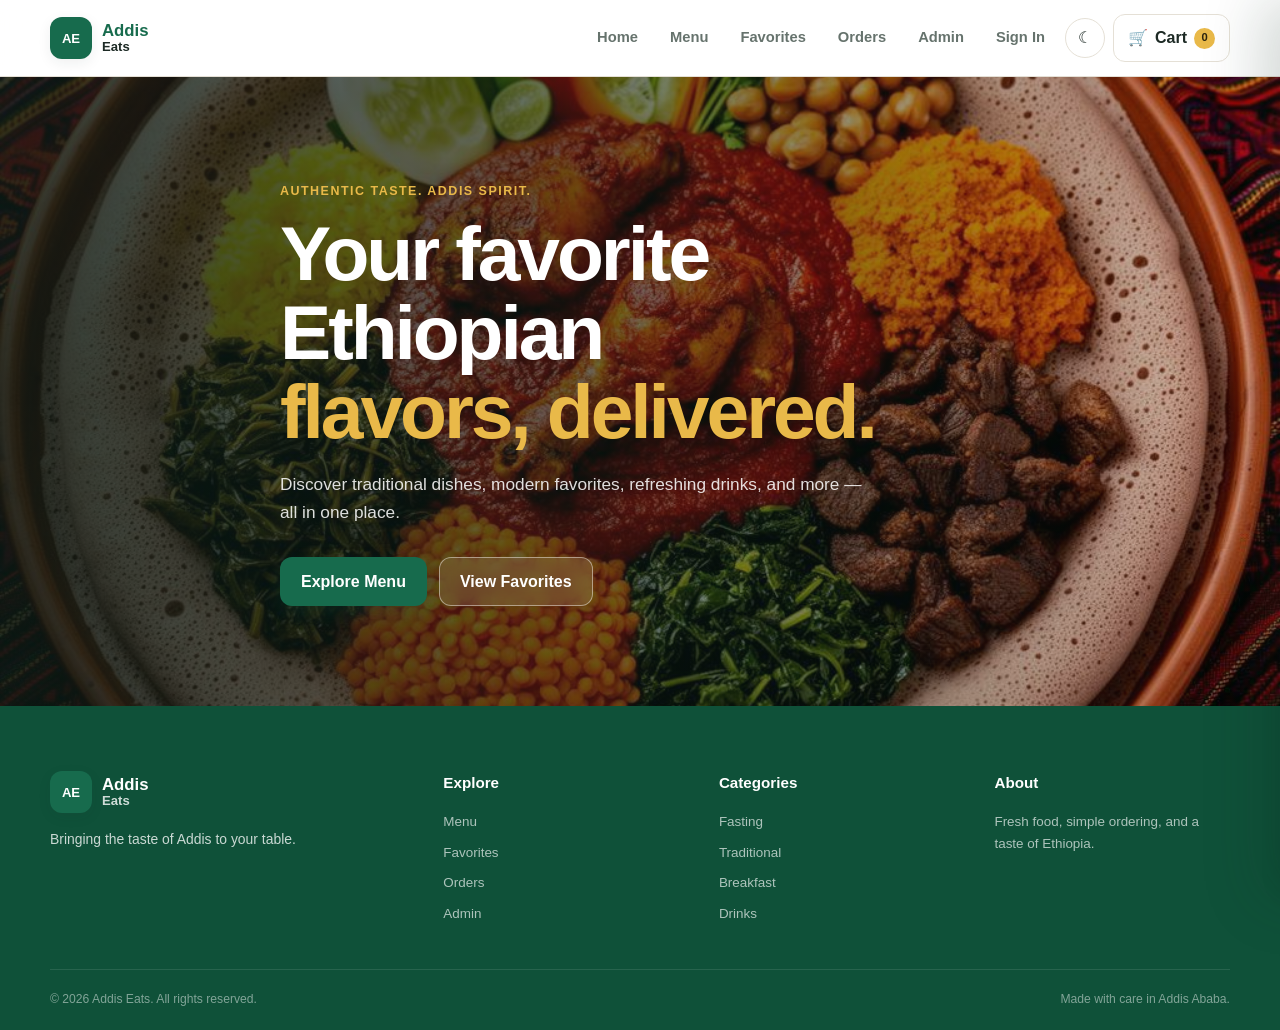
<file: index.html>
<!doctype html>
<html lang="en">
  <head>
    <meta charset="UTF-8" />

    <meta name="viewport" content="width=device-width, initial-scale=1.0" />

    <meta
      name="description"
      content="Addis Eats — Ethiopian food ordering made simple."
    />

    <title>Addis Eats | Ethiopian Food Delivery</title>

    <link rel="stylesheet" href="css/style.css" />
  </head>

  <body>
    <!-- =========================
         HEADER
    ========================== -->
    <header class="site-header">
      <div class="container navbar">
        <a
          href="#home"
          class="brand"
          data-scroll="home"
          aria-label="Addis Eats home"
        >
          <span class="brand-mark">AE</span>

          <span class="brand-text">
            <strong>Addis</strong>
            <span>Eats</span>
          </span>
        </a>

        <button
          type="button"
          class="mobile-menu-toggle"
          id="mobile-menu-toggle"
          aria-label="Open navigation menu"
          aria-expanded="false"
        >
          <span></span>
          <span></span>
          <span></span>
        </button>

        <nav
          class="main-navigation"
          id="main-navigation"
          aria-label="Main navigation"
        >
          <a href="#home" data-scroll="home"> Home </a>

          <a href="#menu" data-scroll="menu"> Menu </a>

          <a href="#favorites" data-scroll="favorites"> Favorites </a>

          <a href="#orders" data-scroll="orders"> Orders </a>

          <a href="admin-login.html" class="admin-nav-link"> Admin </a>

          <button
            type="button"
            class="nav-signin-button"
            id="nav-signin-button"
          >
            Sign In
          </button>

          <button
            type="button"
            class="theme-toggle"
            id="theme-toggle"
            aria-label="Toggle dark mode"
          >
            <span id="theme-icon">☾</span>
          </button>

          <button
            type="button"
            class="cart-button"
            id="open-cart-button"
            aria-label="Open shopping cart"
          >
            <span class="cart-icon">🛒</span>

            <span>Cart</span>

            <span class="cart-count" id="cart-count"> 0 </span>
          </button>
        </nav>
      </div>
    </header>

    <main>
      <!-- =========================
           HOME
      ========================== -->
      <section class="hero-section" id="home">
        <div class="hero-overlay"></div>

        <div class="container hero-content">
          <span class="hero-kicker"> Authentic taste. Addis spirit. </span>

          <h1>
            Your favorite Ethiopian
            <span>flavors, delivered.</span>
          </h1>

          <p>
            Discover traditional dishes, modern favorites, refreshing drinks,
            and more — all in one place.
          </p>

          <div class="hero-actions">
            <button
              type="button"
              class="button button-primary"
              data-scroll="menu"
            >
              Explore Menu
            </button>

            <button
              type="button"
              class="button button-secondary"
              data-scroll="favorites"
            >
              View Favorites
            </button>
          </div>
        </div>
      </section>

      <!-- =========================
           MENU
      ========================== -->
      <section class="menu-section section" id="menu" hidden>
        <div class="container">
          <div class="section-heading">
            <div>
              <span class="section-kicker"> From our kitchen </span>

              <h2>Explore the Menu</h2>

              <p>Choose your favorite dish and make your order.</p>
            </div>

            <div class="menu-result-info" id="menu-result-info">
              <strong id="menu-result-count">0</strong>

              <span>items</span>
            </div>
          </div>

          <!-- Search -->
          <div class="menu-controls">
            <div class="search-box">
              <span class="search-icon" aria-hidden="true"> 🔍 </span>

              <label for="menu-search" class="visually-hidden">
                Search dishes
              </label>

              <input
                type="search"
                id="menu-search"
                placeholder="Search for a dish..."
                autocomplete="off"
              />

              <button
                type="button"
                id="clear-search"
                class="clear-search"
                aria-label="Clear search"
                hidden
              >
                ×
              </button>
            </div>
          </div>

          <!-- Categories -->
          <div class="category-bar" aria-label="Menu categories">
            <button
              type="button"
              class="category-button active"
              data-category="all"
              aria-pressed="true"
            >
              All
            </button>

            <button
              type="button"
              class="category-button"
              data-category="fasting"
              aria-pressed="false"
            >
              Fasting
            </button>

            <button
              type="button"
              class="category-button"
              data-category="traditional"
              aria-pressed="false"
            >
              Traditional
            </button>

            <button
              type="button"
              class="category-button"
              data-category="breakfast"
              aria-pressed="false"
            >
              Breakfast
            </button>

            <button
              type="button"
              class="category-button"
              data-category="snacks"
              aria-pressed="false"
            >
              Snacks
            </button>

            <button
              type="button"
              class="category-button"
              data-category="fast-food"
              aria-pressed="false"
            >
              Fast Food
            </button>

            <button
              type="button"
              class="category-button"
              data-category="drinks"
              aria-pressed="false"
            >
              Drinks
            </button>
          </div>

          <!-- Loading
               KEEPING YOUR CURRENT SKELETON
          -->
          <div
            class="dish-list dish-skeleton"
            id="dish-skeleton"
            aria-hidden="true"
          >
            <article class="skeleton-card">
              <div class="skeleton-image"></div>

              <div class="skeleton-content">
                <div class="skeleton-line skeleton-title"></div>

                <div class="skeleton-line"></div>

                <div class="skeleton-line short"></div>

                <div class="skeleton-button"></div>
              </div>
            </article>

            <article class="skeleton-card">
              <div class="skeleton-image"></div>

              <div class="skeleton-content">
                <div class="skeleton-line skeleton-title"></div>

                <div class="skeleton-line"></div>

                <div class="skeleton-line short"></div>

                <div class="skeleton-button"></div>
              </div>
            </article>

            <article class="skeleton-card">
              <div class="skeleton-image"></div>

              <div class="skeleton-content">
                <div class="skeleton-line skeleton-title"></div>

                <div class="skeleton-line"></div>

                <div class="skeleton-line short"></div>

                <div class="skeleton-button"></div>
              </div>
            </article>
          </div>

          <!-- Dishes -->
          <div class="dish-list" id="dish-list"></div>

          <!-- Empty state -->
          <div class="state-card empty-state" id="menu-empty-state" hidden>
            <div class="state-icon">🍽️</div>

            <h3>No dishes found</h3>

            <p>We couldn't find anything matching your search.</p>

            <button
              type="button"
              class="button button-primary"
              id="clear-menu-filters"
            >
              Show All Dishes
            </button>
          </div>

          <!-- Error state -->
          <div class="state-card error-state" id="menu-error-state" hidden>
            <div class="state-icon">⚠️</div>

            <h3>Something went wrong</h3>

            <p id="menu-error-message">We couldn't load the menu.</p>

            <button type="button" class="button button-primary" id="retry-menu">
              Try Again
            </button>
          </div>
        </div>
      </section>

      <!-- =========================
           FAVORITES
      ========================== -->
      <section class="favorites-section section" id="favorites" hidden>
        <div class="container">
          <div class="section-heading">
            <div>
              <span class="section-kicker"> Saved for later </span>

              <h2>Your Favorites</h2>

              <p>Keep your favorite dishes close.</p>
            </div>
          </div>

          <div class="dish-list" id="favorites-list"></div>

          <div class="state-card empty-state" id="favorites-empty-state">
            <div class="state-icon">♡</div>

            <h3>No favorites yet</h3>

            <p>Tap the heart on a dish to save it here.</p>

            <button
              type="button"
              class="button button-primary"
              data-scroll="menu"
            >
              Browse Menu
            </button>
          </div>
        </div>
      </section>

      <!-- =========================
           SIGN IN
      ========================== -->

      <section class="signin-section section" id="signin" hidden>
        <div class="container auth-container">
          <div class="auth-card">
            <div class="auth-heading">
              <span class="section-kicker">Welcome back</span>

              <h2>Sign In</h2>
            </div>

            <div class="demo-credentials">
              <p class="demo-credentials-title">Demo Account</p>

              <p>
                <strong>Username:</strong>
                <code>customer</code>
              </p>

              <p>
                <strong>Password:</strong>
                <code>1234</code>
              </p>

              <p class="demo-credentials-note">
                Use these details to try the customer checkout experience.
              </p>
            </div>

            <form id="signin-form" novalidate>
              <div class="form-group">
                <label for="signin-username">Username</label>

                <input
                  type="text"
                  id="signin-username"
                  name="username"
                  autocomplete="username"
                  required
                />

                <small
                  class="field-error"
                  id="signin-username-error"
                  hidden
                ></small>
              </div>

              <div class="form-group">
                <label for="signin-password">Password</label>

                <input
                  type="password"
                  id="signin-password"
                  name="password"
                  autocomplete="current-password"
                  required
                />

                <small
                  class="field-error"
                  id="signin-password-error"
                  hidden
                ></small>
              </div>

              <p class="form-error" id="signin-error" hidden></p>

              <button type="submit" class="button button-primary button-full">
                Sign In
              </button>

              <p class="signin-helper-text">
                Sign in to continue to checkout and manage your orders.
              </p>
            </form>
          </div>
        </div>
      </section>

      <!-- =========================
           CHECKOUT
      ========================== -->
      <section class="checkout-section section" id="checkout" hidden>
        <div class="container">
          <div class="section-heading">
            <div>
              <span class="section-kicker"> Almost there </span>

              <h2>Place Your Order</h2>

              <p>Enter your delivery details and complete your order.</p>
            </div>
          </div>

          <div class="checkout-auth-status" id="checkout-auth-status">
            <p>Please sign in before placing your order.</p>

            <button
              type="button"
              class="button button-primary"
              data-scroll="signin"
            >
              Sign In
            </button>
          </div>

          <div class="checkout-layout">
            <!-- Checkout form -->
            <form class="checkout-form" id="checkout-form" novalidate>
              <div class="checkout-card">
                <h3>Delivery Information</h3>

                <div class="form-grid">
                  <div class="form-group">
                    <label for="customer-name"> Full Name </label>

                    <input
                      type="text"
                      id="customer-name"
                      name="customerName"
                      placeholder="Your full name"
                      required
                    />
                  </div>

                  <div class="form-group">
                    <label for="customer-phone"> Phone Number </label>

                    <input
                      type="tel"
                      id="customer-phone"
                      name="customerPhone"
                      placeholder="09XXXXXXXX"
                      required
                    />
                  </div>

                  <div class="form-group">
                    <label for="delivery-area"> Delivery Area </label>

                    <select id="delivery-area" name="deliveryArea" required>
                      <option value="">Select your area</option>

                      <option value="bole">Bole</option>

                      <option value="piassa">Piassa</option>

                      <option value="mexico">Mexico</option>

                      <option value="kazanchis">Kazanchis</option>

                      <option value="sar-bet">Sar Bet</option>

                      <option value="megenagna">Megenagna</option>

                      <option value="yeka">Yeka</option>

                      <option value="kolfe">Kolfe</option>

                      <option value="other">Other Area</option>
                    </select>
                  </div>

                  <div class="form-group">
                    <label for="delivery-address"> Delivery Address </label>

                    <input
                      type="text"
                      id="delivery-address"
                      name="deliveryAddress"
                      placeholder="Street, building or landmark"
                      required
                    />
                  </div>
                </div>

                <div class="form-group">
                  <label for="special-instructions">
                    Special Instructions
                    <span class="optional-label"> Optional </span>
                  </label>

                  <textarea
                    id="special-instructions"
                    name="specialInstructions"
                    rows="4"
                    placeholder="Any special request for your order?"
                  ></textarea>
                </div>

                <p class="form-error" id="checkout-error" hidden></p>

                <button
                  type="submit"
                  class="button button-primary button-full"
                  id="place-order-button"
                >
                  Place Order
                </button>
              </div>
            </form>

            <!-- Order summary -->
            <aside class="checkout-summary">
              <div class="checkout-card">
                <h3>Your Order</h3>

                <div class="summary-top">
                  <span>Items</span>

                  <strong id="summary-item-count"> 0 </strong>
                </div>

                <div
                  class="checkout-summary-items"
                  id="checkout-summary-items"
                ></div>

                <div class="checkout-summary-empty" id="checkout-summary-empty">
                  Your cart is empty.
                </div>

                <div class="delivery-estimate">
                  <span> Estimated delivery </span>

                  <strong id="estimated-delivery-time"> — </strong>
                </div>

                <div class="price-row">
                  <span>Subtotal</span>

                  <strong id="checkout-subtotal"> ETB 0.00 </strong>
                </div>

                <div class="price-row">
                  <span>Delivery fee</span>

                  <strong id="checkout-delivery-fee"> ETB 0.00 </strong>
                </div>

                <div class="price-row total-row">
                  <span>Total</span>

                  <strong id="checkout-total"> ETB 0.00 </strong>
                </div>
              </div>
            </aside>
          </div>
        </div>
      </section>

      <!-- =========================
           ORDER CONFIRMATION
      ========================== -->
      <section
        class="confirmation-section section"
        id="order-confirmation"
        hidden
      >
        <div class="container">
          <div class="confirmation-card">
            <div class="confirmation-icon">✓</div>

            <span class="section-kicker"> Order received </span>

            <h2>Thank You!</h2>

            <p id="confirmation-message">
              Your order has been placed successfully.
            </p>

            <div class="confirmation-details">
              <div>
                <span>Order ID</span>

                <strong id="confirmation-order-id"> — </strong>
              </div>

              <div>
                <span>Total</span>

                <strong id="confirmation-total"> ETB 0.00 </strong>
              </div>

              <div>
                <span>Delivery</span>

                <strong id="confirmation-delivery"> — </strong>
              </div>
            </div>

            <button
              type="button"
              class="button button-primary"
              id="view-order-history"
              data-scroll="orders"
            >
              View Order History
            </button>
          </div>
        </div>
      </section>

      <!-- =========================
           ORDER HISTORY
      ========================== -->
      <section class="orders-section section" id="orders" hidden>
        <div class="container">
          <div class="section-heading">
            <div>
              <span class="section-kicker"> Your activity </span>

              <h2>Order History</h2>

              <p>Review previous orders and reorder your favorites.</p>
            </div>
          </div>

          <div class="orders-list" id="orders-list"></div>

          <div class="state-card empty-state" id="orders-empty-state">
            <div class="state-icon">📦</div>

            <h3>No orders yet</h3>

            <p>Your completed orders will appear here.</p>

            <button
              type="button"
              class="button button-primary"
              data-scroll="menu"
            >
              Start Ordering
            </button>
          </div>
        </div>
      </section>
    </main>

    <!-- =========================
         CART OVERLAY
    ========================== -->
    <div class="cart-overlay" id="cart-overlay" hidden></div>

    <!-- =========================
         CART DRAWER
    ========================== -->
    <aside
      class="cart-drawer"
      id="cart-drawer"
      aria-label="Shopping cart"
      aria-hidden="true"
    >
      <div class="cart-header">
        <div>
          <span class="section-kicker"> Your selection </span>

          <h2>Your Cart</h2>
        </div>

        <button
          type="button"
          class="icon-button"
          id="close-cart-button"
          aria-label="Close cart"
        >
          ×
        </button>
      </div>

      <div class="cart-items" id="cart-items"></div>

      <div class="cart-empty-state" id="cart-empty-state" hidden>
        <div class="state-icon">🛒</div>

        <h3>Your cart is empty</h3>

        <p>Add something delicious from the menu.</p>

        <button
          type="button"
          class="button button-primary"
          id="cart-browse-menu"
        >
          Browse Menu
        </button>
      </div>

      <div class="cart-footer">
        <div class="price-row">
          <span>Subtotal</span>

          <strong id="cart-subtotal"> ETB 0.00 </strong>
        </div>

        <div class="price-row">
          <span>Delivery fee</span>

          <strong id="cart-delivery-fee"> ETB 0.00 </strong>
        </div>

        <div class="price-row total-row">
          <span>Total</span>

          <strong id="cart-total"> ETB 0.00 </strong>
        </div>

        <button
          type="button"
          class="button button-primary button-full"
          id="cart-checkout-button"
        >
          Continue to Checkout
        </button>
      </div>
    </aside>

    <!-- =========================
         DISH DETAILS MODAL
    ========================== -->
    <div
      class="modal"
      id="dish-modal"
      role="dialog"
      aria-modal="true"
      aria-labelledby="dish-modal-title"
      hidden
    >
      <div class="modal-backdrop" data-close-modal></div>

      <div class="modal-content">
        <button
          type="button"
          class="icon-button modal-close"
          id="close-dish-modal"
          aria-label="Close dish details"
        >
          ×
        </button>

        <div class="dish-modal-image" id="dish-modal-image"></div>

        <div class="dish-modal-body">
          <div class="dish-modal-meta">
            <span id="dish-modal-category" class="dish-category"> — </span>

            <span id="dish-modal-spicy" class="dish-spicy"></span>
          </div>

          <h2 id="dish-modal-title">Dish</h2>

          <p id="dish-modal-description">—</p>

          <div class="dish-modal-ingredients">
            <h3>Ingredients</h3>

            <p id="dish-modal-ingredients">
              Traditional Ethiopian ingredients.
            </p>
          </div>

          <div class="dish-modal-footer">
            <strong id="dish-modal-price"> ETB 0.00 </strong>

            <button
              type="button"
              class="button button-primary"
              id="dish-modal-add"
            >
              Add to Cart
            </button>
          </div>
        </div>
      </div>
    </div>

    <!-- =========================
         TOAST NOTIFICATIONS
    ========================== -->
    <div
      class="toast-container"
      id="toast-container"
      aria-live="polite"
      aria-atomic="true"
    ></div>

    <!-- =========================
         FOOTER
    ========================== -->
    <footer class="site-footer">
      <div class="container footer-grid">
        <div class="footer-brand">
          <a href="#home" class="brand" data-scroll="home">
            <span class="brand-mark"> AE </span>

            <span class="brand-text">
              <strong>Addis</strong>

              <span>Eats</span>
            </span>
          </a>

          <p>Bringing the taste of Addis to your table.</p>
        </div>

        <div class="footer-column">
          <h3>Explore</h3>

          <a href="#menu" data-scroll="menu"> Menu </a>

          <a href="#favorites" data-scroll="favorites"> Favorites </a>

          <a href="#orders" data-scroll="orders"> Orders </a>

          <a href="admin-login.html"> Admin </a>
        </div>

        <div class="footer-column">
          <h3>Categories</h3>

          <a href="#menu" data-category-link="fasting"> Fasting </a>

          <a href="#menu" data-category-link="traditional"> Traditional </a>

          <a href="#menu" data-category-link="breakfast"> Breakfast </a>

          <a href="#menu" data-category-link="drinks"> Drinks </a>
        </div>

        <div class="footer-column">
          <h3>About</h3>

          <p>Fresh food, simple ordering, and a taste of Ethiopia.</p>
        </div>
      </div>

      <div class="container footer-bottom">
        <p>© 2026 Addis Eats. All rights reserved.</p>

        <p>Made with care in Addis Ababa.</p>
      </div>
    </footer>

    <!-- =========================
         JAVASCRIPT
    ========================== -->

    <script src="js/auth.js"></script>
    <script src="js/cart.js"></script>
    <script src="js/favorites.js"></script>
    <script src="js/checkout.js"></script>
    <script src="js/orders.js"></script>
    <script src="js/app.js"></script>
  </body>
</html>
</file>
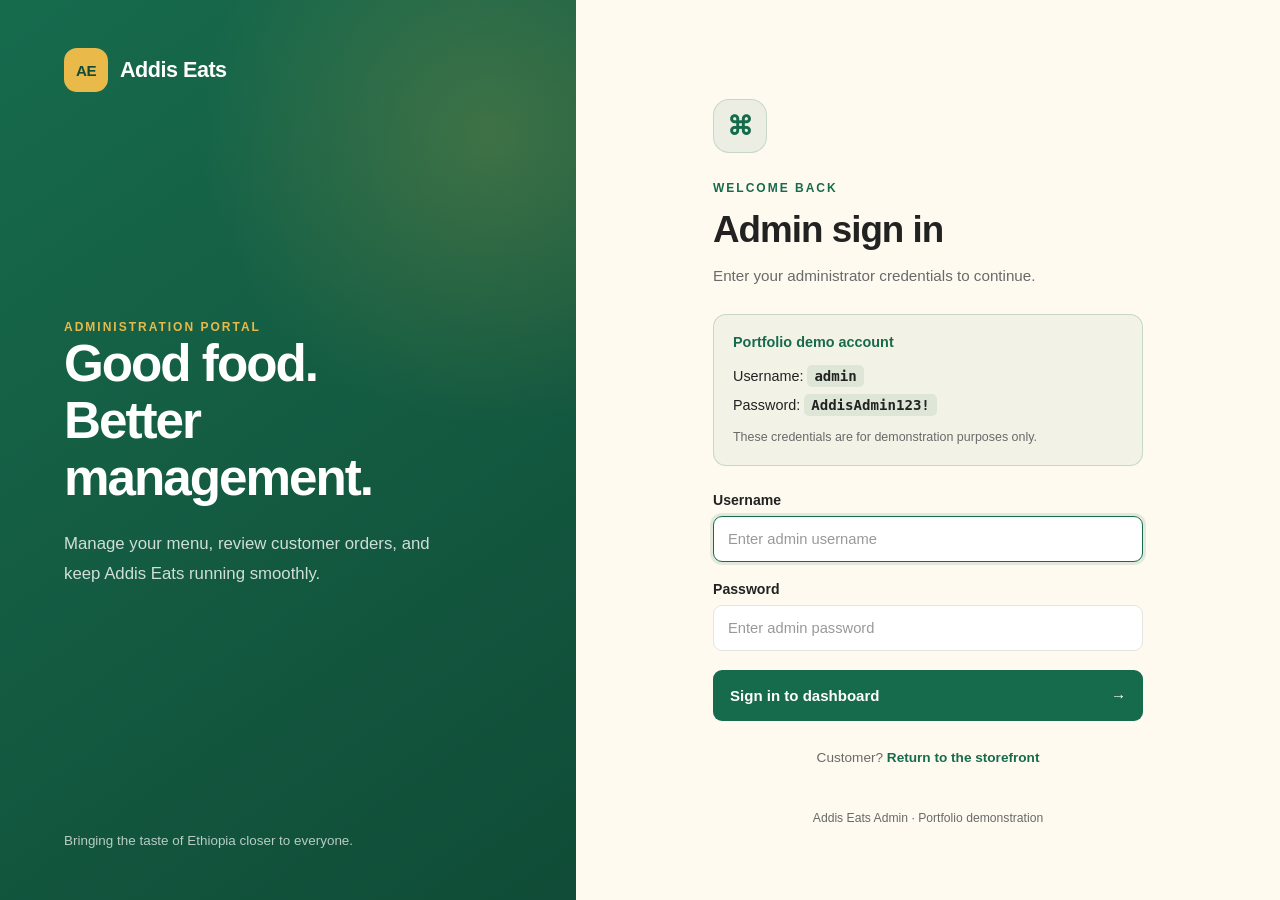
<file: admin-dashboard.html>
<!DOCTYPE html>
<html lang="en">
<head>
  <meta charset="UTF-8" />
  <meta name="viewport" content="width=device-width, initial-scale=1.0" />
  <meta name="description" content="Manage Addis Eats dishes, customer orders, and sales." />
  <meta name="theme-color" content="#176b4d" />

  <title>Admin Dashboard | Addis Eats</title>

  <link rel="stylesheet" href="css/admin.css" />
  <script src="js/admin.js" defer></script>
</head>

<body class="admin-dashboard-page">
  <div class="admin-dashboard-layout">

    <!-- SIDEBAR -->
    <aside class="dashboard-sidebar" id="dashboard-sidebar">
      <a class="admin-brand" href="index.html">
        <span class="brand-mark" aria-hidden="true">AE</span>
        <span>Addis Eats</span>
      </a>

      <div class="sidebar-label">WORKSPACE</div>

      <nav class="dashboard-nav" aria-label="Admin navigation">
        <a class="dashboard-nav-link active" href="#overview" data-admin-section="overview">
          <span aria-hidden="true">▦</span>
          <span>Overview</span>
        </a>

        <a class="dashboard-nav-link" href="#menu-management" data-admin-section="menu-management">
          <span aria-hidden="true">☷</span>
          <span>Menu management</span>
        </a>

        <a class="dashboard-nav-link" href="#order-management" data-admin-section="order-management">
          <span aria-hidden="true">▤</span>
          <span>Orders</span>
          <span class="sidebar-count" id="sidebar-pending-count">0</span>
        </a>
      </nav>

      <div class="sidebar-bottom">
        <div class="admin-profile">
          <div class="admin-avatar" aria-hidden="true">A</div>
          <div class="admin-profile-info">
            <strong id="sidebar-admin-name">Administrator</strong>
            <span>Store manager</span>
          </div>
        </div>

        <button class="sidebar-logout-button" id="admin-logout-button" type="button">
          <span aria-hidden="true">↪</span>
          Sign out
        </button>

        <a class="back-to-store-link" href="index.html">← View customer storefront</a>
      </div>
    </aside>

    <!-- MAIN CONTENT -->
    <main class="dashboard-main">
      <header class="dashboard-topbar">
        <div class="dashboard-topbar-heading">
          <button
            class="mobile-menu-button"
            id="mobile-menu-button"
            type="button"
            aria-label="Open dashboard navigation"
            aria-controls="dashboard-sidebar"
            aria-expanded="false"
          >☰</button>

          <div>
            <p class="eyebrow">ADDIS EATS / ADMIN</p>
            <h1 id="dashboard-page-title">Dashboard overview</h1>
          </div>
        </div>

        <div class="dashboard-topbar-actions">
          <span class="dashboard-date" id="dashboard-current-date"></span>
          <a class="view-store-button" href="index.html" target="_blank" rel="noopener noreferrer">
            View storefront ↗
          </a>
        </div>
      </header>

      <div class="dashboard-content">

        <!-- OVERVIEW -->
        <section class="admin-content-section active" id="overview" data-admin-panel="overview">
          <div class="dashboard-welcome">
            <div>
              <h2>Welcome back, <span id="welcome-admin-name">Admin</span>!</h2>
              <p>Here is what's happening with your restaurant today.</p>
            </div>

            <span class="store-status">
              <span class="status-dot" aria-hidden="true"></span>
              Store dashboard
            </span>
          </div>

          <div class="dashboard-stats-grid">
            <article class="dashboard-stat-card">
              <div class="stat-card-top">
                <span class="stat-label">Total dishes</span>
                <span class="stat-icon green-icon" aria-hidden="true">♨</span>
              </div>
              <p class="stat-value" id="stat-total-dishes">—</p>
              <p class="stat-description"><span id="stat-active-dishes">—</span> available to customers</p>
            </article>

            <article class="dashboard-stat-card">
              <div class="stat-card-top">
                <span class="stat-label">Total orders</span>
                <span class="stat-icon gold-icon" aria-hidden="true">▤</span>
              </div>
              <p class="stat-value" id="stat-total-orders">—</p>
              <p class="stat-description">Orders recorded in this browser</p>
            </article>

            <article class="dashboard-stat-card">
              <div class="stat-card-top">
                <span class="stat-label">Total revenue</span>
                <span class="stat-icon purple-icon" aria-hidden="true">₿</span>
              </div>
              <p class="stat-value" id="stat-total-revenue">— ETB</p>
              <p class="stat-description">Based on recorded order totals</p>
            </article>

            <article class="dashboard-stat-card">
              <div class="stat-card-top">
                <span class="stat-label">Pending orders</span>
                <span class="stat-icon orange-icon" aria-hidden="true">◷</span>
              </div>
              <p class="stat-value" id="stat-pending-orders">—</p>
              <p class="stat-description">Orders awaiting completion</p>
            </article>
          </div>

          <!-- CHARTS -->
          <div class="dashboard-charts-grid">
            <article class="dashboard-panel sales-panel">
              <div class="panel-heading">
                <div>
                  <h3>Sales overview</h3>
                  <p>Revenue from recorded orders</p>
                </div>

                <label class="chart-filter-label" for="sales-chart-period">Period</label>
                <select id="sales-chart-period">
                  <option value="7">Last 7 days</option>
                  <option value="30">Last 30 days</option>
                </select>
              </div>

              <div class="chart-summary">
                <p id="chart-total-revenue">0 ETB</p>
                <span id="chart-period-description">Last 7 days</span>
              </div>

              <div class="sales-chart" id="sales-chart" role="img" aria-label="Sales chart">
                <div class="chart-empty-state">
                  <span aria-hidden="true">▥</span>
                  <p>Sales chart will appear here.</p>
                </div>
              </div>
            </article>

            <article class="dashboard-panel order-status-panel">
              <div class="panel-heading">
                <div>
                  <h3>Order status</h3>
                  <p>Current order breakdown</p>
                </div>
              </div>

              <div class="order-status-chart" id="order-status-chart" role="img" aria-label="Order status chart">
                <div class="chart-empty-state">
                  <span aria-hidden="true">◉</span>
                  <p>Order status breakdown will appear here.</p>
                </div>
              </div>

              <div class="order-status-legend" id="order-status-legend"></div>
            </article>
          </div>

          <!-- RECENT ORDERS -->
          <article class="dashboard-panel recent-orders-panel">
            <div class="panel-heading">
              <div>
                <h3>Recent orders</h3>
                <p>The latest customer orders recorded in this browser</p>
              </div>

              <button class="text-action-button" type="button" data-open-admin-section="order-management">
                View all orders →
              </button>
            </div>

            <div class="admin-table-wrapper">
              <table class="admin-table">
                <thead>
                  <tr>
                    <th scope="col">Order</th>
                    <th scope="col">Customer</th>
                    <th scope="col">Date</th>
                    <th scope="col">Total</th>
                    <th scope="col">Status</th>
                  </tr>
                </thead>
                <tbody id="recent-orders-table">
                  <tr><td colspan="5" class="table-empty-state">Order data will appear here.</td></tr>
                </tbody>
              </table>
            </div>
          </article>
        </section>

        <!-- MENU MANAGEMENT -->
        <section class="admin-content-section" id="menu-management" data-admin-panel="menu-management" hidden>
          <div class="section-intro">
            <div>
              <p class="eyebrow">YOUR RESTAURANT</p>
              <h2>Menu management</h2>
              <p>Add dishes, update prices, and control what customers can order.</p>
            </div>

            <button class="admin-primary-button" id="add-dish-button" type="button">
              <span aria-hidden="true">＋</span> Add dish
            </button>
          </div>

          <div class="menu-management-toolbar">
            <label class="admin-search-field">
              <span class="visually-hidden">Search dishes</span>
              <span aria-hidden="true">⌕</span>
              <input id="admin-menu-search" type="search" placeholder="Search dishes..." />
            </label>

            <label class="admin-select-field">
              <span class="visually-hidden">Filter dishes by category</span>
              <select id="admin-menu-category">
                <option value="all">All categories</option>
              </select>
            </label>

            <label class="admin-select-field">
              <span class="visually-hidden">Filter dishes by availability</span>
              <select id="admin-menu-availability">
                <option value="all">All availability</option>
                <option value="available">Available</option>
                <option value="disabled">Disabled</option>
              </select>
            </label>
          </div>

          <!-- DISH CARDS: rendered by js/admin.js -->
          <div class="admin-menu-grid" id="admin-menu-grid" aria-live="polite">
            <div class="admin-menu-empty">
              <span aria-hidden="true">🍽️</span>
              <h3>Your menu is loading</h3>
              <p>Your dishes will appear here.</p>
            </div>
          </div>

          <div class="menu-grid-footer">
            <span id="admin-menu-count">0 dishes</span>
          </div>
        </section>

        <!-- ORDER MANAGEMENT -->
        <section class="admin-content-section" id="order-management" data-admin-panel="order-management" hidden>
          <div class="section-intro">
            <div>
              <h2>Order management</h2>
              <p>Review orders and update their progress from preparation to delivery.</p>
            </div>

            <button class="admin-secondary-button" id="refresh-orders-button" type="button">
              ↻ Refresh orders
            </button>
          </div>

          <div class="order-management-summary">
            <div class="mini-summary-card">
              <span>Total orders</span>
              <strong id="orders-summary-total">0</strong>
            </div>
            <div class="mini-summary-card">
              <span>Pending</span>
              <strong id="orders-summary-pending">0</strong>
            </div>
            <div class="mini-summary-card">
              <span>Preparing</span>
              <strong id="orders-summary-preparing">0</strong>
            </div>
            <div class="mini-summary-card">
              <span>Completed</span>
              <strong id="orders-summary-completed">0</strong>
            </div>
          </div>

          <div class="menu-management-toolbar">
            <label class="admin-search-field">
              <span class="visually-hidden">Search orders</span>
              <span aria-hidden="true">⌕</span>
              <input id="admin-order-search" type="search" placeholder="Search order or customer..." />
            </label>

            <label class="admin-select-field">
              <span class="visually-hidden">Filter orders by status</span>
              <select id="admin-order-status-filter">
                <option value="all">All statuses</option>
                <option value="pending">Pending</option>
                <option value="preparing">Preparing</option>
                <option value="ready">Ready</option>
                <option value="delivered">Delivered</option>
                <option value="cancelled">Cancelled</option>
              </select>
            </label>
          </div>

          <article class="dashboard-panel orders-table-panel">
            <div class="admin-table-wrapper">
              <table class="admin-table">
                <thead>
                  <tr>
                    <th scope="col">Order</th>
                    <th scope="col">Customer</th>
                    <th scope="col">Items</th>
                    <th scope="col">Date</th>
                    <th scope="col">Total</th>
                    <th scope="col">Status</th>
                    <th scope="col">Update status</th>
                  </tr>
                </thead>
                <tbody id="admin-orders-table">
                  <tr><td colspan="7" class="table-empty-state">Order data will appear here.</td></tr>
                </tbody>
              </table>
            </div>
          </article>
        </section>
      </div>

      <footer class="dashboard-footer">
        <span>© <span id="dashboard-year"></span> Addis Eats</span>
        <span>Admin portfolio demonstration</span>
      </footer>
    </main>
  </div>

  <!-- ADD / EDIT DISH DIALOG -->
  <dialog class="admin-dialog" id="dish-dialog" aria-labelledby="dish-dialog-title">
    <form id="dish-form" class="admin-dialog-form">
      <div class="dialog-heading">
        <div>
          <p class="eyebrow">MENU MANAGEMENT</p>
          <h2 id="dish-dialog-title">Add a dish</h2>
        </div>

        <button class="dialog-close-button" id="close-dish-dialog" type="button" aria-label="Close dish form">×</button>
      </div>

      <input id="dish-id" name="id" type="hidden" />

      <div class="admin-field">
        <label for="dish-name">Dish name</label>
        <input id="dish-name" name="name" type="text" maxlength="100" required />
      </div>

      <div class="admin-field">
        <label for="dish-description">Description</label>
        <textarea id="dish-description" name="description" rows="3" maxlength="500" required></textarea>
      </div>

      <div class="admin-form-row">
        <div class="admin-field">
          <label for="dish-price">Price (ETB)</label>
          <input id="dish-price" name="price" type="number" min="0.01" step="0.01" required />
        </div>

        <div class="admin-field">
          <label for="dish-category">Category</label>
          <input id="dish-category" name="category" type="text" list="dish-category-options" maxlength="60" required />
          <datalist id="dish-category-options">
            <option value="fasting"></option>
            <option value="non-fasting"></option>
            <option value="traditional"></option>
            <option value="breakfast"></option>
            <option value="snacks"></option>
            <option value="fast-food"></option>
            <option value="drinks"></option>
          </datalist>
        </div>
      </div>

      <div class="admin-field">
        <label for="dish-image">Image path or URL</label>
        <input id="dish-image" name="image" type="text" maxlength="500" placeholder="images/shiro.png" required />
        <p class="field-hint">Use an existing project image path, such as images/shiro.png.</p>
      </div>

      <label class="admin-checkbox-field">
        <input id="dish-spicy" name="spicy" type="checkbox" />
        <span>Mark this dish as spicy</span>
      </label>

      <div class="dialog-actions">
        <button class="admin-secondary-button" id="cancel-dish-button" type="button">Cancel</button>
        <button class="admin-primary-button" type="submit">Save dish</button>
      </div>
    </form>
  </dialog>

  <!-- CUSTOM DELETE CONFIRMATION -->
  <dialog class="admin-dialog admin-confirm-dialog" id="delete-dish-dialog" aria-labelledby="delete-dialog-title">
    <div class="admin-dialog-form">
      <div class="dialog-heading">
        <div>
          <p class="eyebrow">MENU MANAGEMENT</p>
          <h2 id="delete-dialog-title">Delete this dish?</h2>
        </div>

        <button class="dialog-close-button" id="close-delete-dialog" type="button" aria-label="Close confirmation">×</button>
      </div>

      <div class="delete-confirm-content">
        <div class="delete-confirm-icon" aria-hidden="true">!</div>
        <p>
          Are you sure you want to delete
          <strong id="delete-dish-name">this dish</strong>?
        </p>
        <p class="field-hint">This removes the dish from the admin menu saved in this browser.</p>
      </div>

      <div class="dialog-actions">
        <button class="admin-secondary-button" id="cancel-delete-dish" type="button">Keep dish</button>
        <button class="admin-danger-button" id="confirm-delete-dish" type="button">Delete dish</button>
      </div>
    </div>
  </dialog>

  <!-- FEEDBACK MESSAGE -->
  <div class="admin-toast" id="admin-toast" role="status" aria-live="polite" hidden></div>
</body>
</html>
</file>
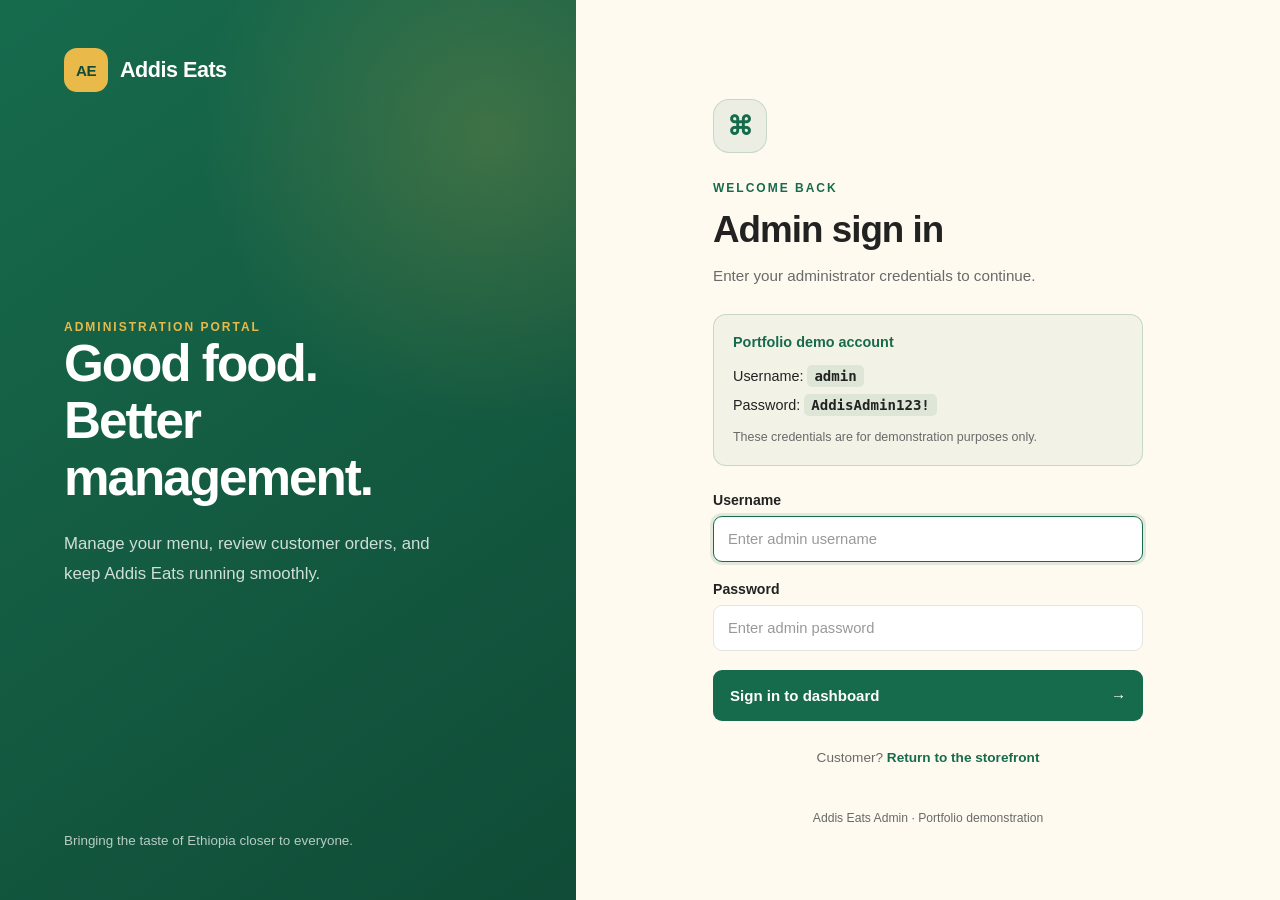
<file: admin-login.html>
<!DOCTYPE html>
<html lang="en">
<head>
  <meta charset="UTF-8" />
  <meta name="viewport" content="width=device-width, initial-scale=1.0" />
  <meta
    name="description"
    content="Sign in to the Addis Eats administration dashboard."
  />
  <meta name="theme-color" content="#176b4d" />

  <title>Admin Sign In | Addis Eats</title>

  <link rel="stylesheet" href="css/admin.css" />
  <script src="js/admin-login.js" defer></script>
</head>

<body class="admin-login-page">
  <main class="admin-login-layout">
    <section class="admin-brand-panel" aria-label="Addis Eats introduction">
      <a class="admin-brand" href="index.html">
        <span class="brand-mark" aria-hidden="true">AE</span>
        <span>Addis Eats</span>
      </a>

      <div class="brand-message">
        <span class="eyebrow">ADMINISTRATION PORTAL</span>
        <h1>Good food.<br />Better management.</h1>
        <p>
          Manage your menu, review customer orders, and keep Addis Eats
          running smoothly.
        </p>
      </div>

      <p class="brand-footer">
        Bringing the taste of Ethiopia closer to everyone.
      </p>
    </section>

    <section class="admin-form-panel">
      <div class="admin-login-card">
        <a class="mobile-brand" href="index.html">
          ← Back to Addis Eats
        </a>

        <div class="admin-icon" aria-hidden="true">⌘</div>

        <p class="eyebrow">WELCOME BACK</p>
        <h2>Admin sign in</h2>
        <p class="form-intro">
          Enter your administrator credentials to continue.
        </p>

        <div class="admin-demo-box">
          <p class="demo-heading">Portfolio demo account</p>
          <p>Username: <code>admin</code></p>
          <p>Password: <code>AddisAdmin123!</code></p>
          <p class="demo-note">
            These credentials are for demonstration purposes only.
          </p>
        </div>

        <form id="admin-login-form">
          <div class="admin-field">
            <label for="admin-username">Username</label>
            <input
              id="admin-username"
              name="username"
              type="text"
              autocomplete="username"
              placeholder="Enter admin username"
              required
            />
          </div>

          <div class="admin-field">
            <label for="admin-password">Password</label>
            <input
              id="admin-password"
              name="password"
              type="password"
              autocomplete="current-password"
              placeholder="Enter admin password"
              required
            />
          </div>

          <p
            id="admin-login-error"
            class="admin-error"
            role="alert"
            aria-live="polite"
            hidden
          ></p>

          <button class="admin-submit-button" type="submit">
            Sign in to dashboard
            <span aria-hidden="true">→</span>
          </button>
        </form>

        <p class="admin-back-link">
          Customer?
          <a href="index.html">Return to the storefront</a>
        </p>
      </div>

      <p class="security-note">
        Addis Eats Admin · Portfolio demonstration
      </p>
    </section>
  </main>
</body>
</html>
</file>
<file: css/style.css>
/* =========================================================
   ADDIS EATS — CUSTOMER STYLES
   ========================================================= */

/* =========================================================
   1. ROOT VARIABLES
   ========================================================= */

:root {
  --primary: #176b4d;
  --primary-dark: #0f5139;
  --primary-light: #e5f2ec;

  --accent: #e9b949;
  --accent-dark: #c99524;

  --background: #fffaf0;
  --surface: #ffffff;
  --surface-soft: #f6f1e6;

  --text: #1d2a25;
  --text-soft: #66736d;
  --text-muted: #8b958f;

  --border: #e5e0d6;

  --danger: #c94b4b;
  --danger-light: #fbeaea;

  --success: #2d8a5b;
  --success-light: #e8f6ed;

  --shadow-sm: 0 4px 14px rgba(29, 42, 37, 0.07);
  --shadow-md: 0 10px 30px rgba(29, 42, 37, 0.1);
  --shadow-lg: 0 20px 50px rgba(29, 42, 37, 0.16);

  --radius-sm: 8px;
  --radius-md: 14px;
  --radius-lg: 22px;
  --radius-xl: 30px;

  --container: 1180px;

  --transition: 0.25s ease;
}

/* =========================================================
   2. DARK THEME
   ========================================================= */

html[data-theme="dark"] {
  color-scheme: dark;

  --background: #121916;
  --surface: #1b2420;
  --surface-soft: #222d28;

  --text: #f2f5f3;
  --text-soft: #b6c1bb;
  --text-muted: #89958e;

  --border: #334039;

  --primary-light: #193c2e;

  --danger-light: #432626;
  --success-light: #193d2b;

  --shadow-sm: 0 4px 14px rgba(0, 0, 0, 0.2);
  --shadow-md: 0 10px 30px rgba(0, 0, 0, 0.3);
  --shadow-lg: 0 20px 50px rgba(0, 0, 0, 0.4);
}

html[data-theme="light"] {
  color-scheme: light;
}

/* =========================================================
   3. RESET
   ========================================================= */

* {
  box-sizing: border-box;
  margin: 0;
  padding: 0;
}

html {
  scroll-behavior: smooth;
}

body {
  min-height: 100vh;

  font-family: Inter, Arial, Helvetica, sans-serif;

  background: var(--background);
  color: var(--text);

  line-height: 1.6;

  transition:
    background-color var(--transition),
    color var(--transition);
}

body.cart-open,
body.modal-open {
  overflow: hidden;
}

button,
input,
select,
textarea {
  font: inherit;
}

button {
  cursor: pointer;
}

a {
  color: inherit;
  text-decoration: none;
}

img {
  display: block;
  max-width: 100%;
}

.hidden {
  display: none !important;
}

[hidden] {
  display: none !important;
}

/* =========================================================
   4. ACCESSIBILITY
   ========================================================= */

.visually-hidden {
  position: absolute;

  width: 1px;
  height: 1px;

  padding: 0;
  margin: -1px;

  overflow: hidden;

  clip: rect(0, 0, 0, 0);

  white-space: nowrap;

  border: 0;
}

button:focus-visible,
a:focus-visible,
input:focus-visible,
select:focus-visible,
textarea:focus-visible {
  outline: 3px solid rgba(233, 185, 73, 0.55);
  outline-offset: 3px;
}

/* =========================================================
   5. CONTAINER
   ========================================================= */

.container {
  width: min(calc(100% - 40px), var(--container));

  margin-inline: auto;
}

/* =========================================================
   6. PAGE LOADER
   Removed intentionally.
   ========================================================= */

/* =========================================================
   7. HEADER / NAVBAR
   ========================================================= */

.site-header {
  position: sticky;
  top: 0;
  z-index: 1000;

  background: color-mix(in srgb, var(--surface) 94%, transparent);

  border-bottom: 1px solid var(--border);

  backdrop-filter: blur(14px);
}

.navbar {
  min-height: 76px;

  display: flex;
  align-items: center;
  justify-content: space-between;

  gap: 24px;
}

/* Brand */

.brand {
  display: inline-flex;
  align-items: center;

  gap: 10px;

  flex-shrink: 0;
}

.brand-mark {
  width: 42px;
  height: 42px;

  display: grid;
  place-items: center;

  background: var(--primary);
  color: #ffffff;

  border-radius: 12px;

  font-size: 0.82rem;
  font-weight: 800;

  box-shadow: var(--shadow-sm);
}

.brand-text {
  display: flex;
  flex-direction: column;

  line-height: 1;
}

.brand-text strong {
  color: var(--primary);

  font-size: 1.05rem;
  font-weight: 800;
}

.brand-text span {
  color: var(--text);

  font-size: 0.82rem;
  font-weight: 600;
}

/* Navigation */

.main-navigation {
  display: flex;
  align-items: center;

  gap: 8px;
}

.main-navigation > a,
.nav-signin-button {
  padding: 9px 12px;

  border: none;
  background: transparent;

  color: var(--text-soft);

  border-radius: var(--radius-sm);

  font-size: 0.92rem;
  font-weight: 600;

  transition:
    color var(--transition),
    background-color var(--transition);
}

.main-navigation > a:hover,
.nav-signin-button:hover {
  color: var(--primary);
  background: var(--primary-light);
}

/* Cart button */

.cart-button {
  position: relative;

  display: inline-flex;
  align-items: center;

  gap: 7px;

  padding: 10px 14px;

  border: 1px solid var(--border);
  border-radius: 12px;

  background: var(--surface);

  color: var(--text);

  font-weight: 700;

  transition:
    transform var(--transition),
    border-color var(--transition),
    box-shadow var(--transition);
}

.cart-button:hover {
  transform: translateY(-1px);

  border-color: var(--primary);

  box-shadow: var(--shadow-sm);
}

.cart-icon {
  font-size: 1rem;
}

.cart-count {
  min-width: 21px;
  height: 21px;

  display: inline-grid;
  place-items: center;

  padding-inline: 5px;

  background: var(--accent);
  color: #2c250f;

  border-radius: 50%;

  font-size: 0.7rem;
  font-weight: 800;
}

/* Theme button */

.theme-toggle {
  width: 40px;
  height: 40px;

  display: grid;
  place-items: center;

  border: 1px solid var(--border);
  border-radius: 50%;

  background: var(--surface);
  color: var(--text);

  transition:
    transform var(--transition),
    border-color var(--transition);
}

.theme-toggle:hover {
  transform: rotate(12deg);

  border-color: var(--accent);
}

/* Mobile menu */

.mobile-menu-toggle {
  display: none;

  width: 42px;
  height: 42px;

  padding: 8px;

  border: 1px solid var(--border);
  border-radius: 10px;

  background: var(--surface);
}

.mobile-menu-toggle span {
  display: block;

  width: 100%;
  height: 2px;

  margin: 5px 0;

  background: var(--text);

  border-radius: 2px;
}

/* =========================================================
   8. HERO
   ========================================================= */

.hero-section {
  position: relative;

  min-height: 600px;

  display: flex;
  align-items: center;

  background-image: url("../images/hero-dish.jpg");

  background-size: cover;
  background-position: center;

  overflow: hidden;
}

.hero-overlay {
  position: absolute;
  inset: 0;

  background: linear-gradient(
    90deg,
    rgba(10, 26, 20, 0.84) 0%,
    rgba(10, 26, 20, 0.58) 48%,
    rgba(10, 26, 20, 0.15) 100%
  );
}

.hero-content {
  position: relative;
  z-index: 1;

  padding-block: 100px;

  max-width: 720px;

  color: #ffffff;
}

.hero-kicker,
.section-kicker {
  display: inline-block;

  margin-bottom: 12px;

  color: var(--accent);

  font-size: 0.78rem;
  font-weight: 800;

  letter-spacing: 0.12em;
  text-transform: uppercase;
}

.hero-content h1 {
  max-width: 700px;

  margin-bottom: 20px;

  font-size: clamp(2.6rem, 6vw, 4.8rem);

  line-height: 1.03;
  letter-spacing: -0.04em;
}

.hero-content h1 span {
  display: block;

  color: var(--accent);
}

.hero-content p {
  max-width: 590px;

  margin-bottom: 30px;

  color: rgba(255, 255, 255, 0.86);

  font-size: 1.08rem;
}

.hero-actions {
  display: flex;
  flex-wrap: wrap;

  gap: 12px;
}

/* =========================================================
   9. SECTIONS
   ========================================================= */

.section {
  padding-block: 90px;
}

.section-heading {
  display: flex;
  align-items: flex-end;
  justify-content: space-between;

  gap: 30px;

  margin-bottom: 35px;
}

.section-heading h2 {
  margin-bottom: 8px;

  font-size: clamp(2rem, 4vw, 2.8rem);

  line-height: 1.1;
}

.section-heading p {
  color: var(--text-soft);
}

.menu-result-info {
  display: flex;
  align-items: baseline;

  gap: 5px;

  color: var(--text-muted);

  white-space: nowrap;
}

.menu-result-info strong {
  color: var(--primary);

  font-size: 1.4rem;
}

/* =========================================================
   10. BUTTONS
   ========================================================= */

.button {
  min-height: 46px;

  display: inline-flex;
  align-items: center;
  justify-content: center;

  padding: 11px 20px;

  border: 1px solid transparent;
  border-radius: 12px;

  font-weight: 750;

  transition:
    transform var(--transition),
    background-color var(--transition),
    border-color var(--transition),
    box-shadow var(--transition);
}

.button:hover {
  transform: translateY(-2px);
}

.button:active {
  transform: translateY(0);
}

.button-primary {
  background: var(--primary);
  color: #ffffff;

  box-shadow: 0 7px 18px rgba(23, 107, 77, 0.18);
}

.button-primary:hover {
  background: var(--primary-dark);
}

.button-secondary {
  background: rgba(255, 255, 255, 0.1);

  border-color: rgba(255, 255, 255, 0.45);

  color: #ffffff;

  backdrop-filter: blur(8px);
}

.button-secondary:hover {
  background: rgba(255, 255, 255, 0.18);
}

.button-full {
  width: 100%;
}

/* =========================================================
   11. MENU CONTROLS
   ========================================================= */

.menu-controls {
  margin-bottom: 18px;
}

.search-box {
  position: relative;

  max-width: 620px;
}

.search-box input {
  width: 100%;

  height: 52px;

  padding: 0 48px 0 45px;

  border: 1px solid var(--border);
  border-radius: 15px;

  outline: none;

  background: var(--surface);
  color: var(--text);

  box-shadow: var(--shadow-sm);

  transition:
    border-color var(--transition),
    box-shadow var(--transition);
}

.search-box input:focus {
  border-color: var(--primary);

  box-shadow: 0 0 0 4px rgba(23, 107, 77, 0.1);
}

.search-icon {
  position: absolute;

  left: 16px;
  top: 50%;

  transform: translateY(-50%);

  color: var(--text-muted);

  pointer-events: none;
}

.clear-search {
  position: absolute;

  right: 12px;
  top: 50%;

  width: 30px;
  height: 30px;

  transform: translateY(-50%);

  border: none;
  border-radius: 50%;

  background: var(--surface-soft);
  color: var(--text-soft);

  font-size: 1.1rem;
}

/* =========================================================
   12. CATEGORY BAR
   ========================================================= */

.category-bar {
  display: flex;
  flex-wrap: wrap;

  gap: 9px;

  margin-bottom: 34px;
}

.category-button {
  padding: 9px 16px;

  border: 1px solid var(--border);
  border-radius: 999px;

  background: var(--surface);
  color: var(--text-soft);

  font-size: 0.88rem;
  font-weight: 700;

  transition:
    background-color var(--transition),
    color var(--transition),
    border-color var(--transition),
    transform var(--transition);
}

.category-button:hover {
  transform: translateY(-1px);

  border-color: var(--primary);
  color: var(--primary);
}

.category-button.active {
  border-color: var(--primary);

  background: var(--primary);
  color: #ffffff;
}

/* =========================================================
   13. DISH GRID
   ========================================================= */

.dish-list {
  display: grid;

  grid-template-columns: repeat(4, minmax(0, 1fr));

  gap: 22px;
}

/* Dish card */


.dish-add-button {
  min-height: 40px;
  padding: 9px 15px;

  border: 2px solid var(--primary);
  border-radius: 12px;

  background-color: var(--primary);
  color: #ffffff;

  font-size: 0.82rem;
  font-weight: 750;

  cursor: pointer;

  box-shadow: 0 3px 8px rgba(23, 107, 77, 0.12);

  transition:
    background-color 0.25s ease,
    color 0.25s ease,
    border-color 0.25s ease,
    transform 0.25s ease,
    box-shadow 0.25s ease;
}

.dish-add-button:hover {
  background-color: var(--accent);
  border-color: var(--accent);
  color: #1d2a25;

  transform: translateY(-2px);

  box-shadow: 0 6px 14px rgba(233, 185, 73, 0.3);
}

.dish-add-button:active {
  transform: translateY(0);
  box-shadow: none;
}

.dish-add-button:focus-visible {
  outline: 3px solid var(--accent);
  outline-offset: 3px;
}


.dish-card {
  overflow: hidden;

  border: 1px solid var(--border);
  border-radius: var(--radius-lg);

  background: var(--surface);

  box-shadow: var(--shadow-sm);

  transition:
    transform var(--transition),
    box-shadow var(--transition),
    border-color var(--transition);
}

.dish-card:hover {
  transform: translateY(-5px);

  border-color: rgba(23, 107, 77, 0.3);

  box-shadow: var(--shadow-md);
}

.dish-image-wrapper {
  position: relative;

  aspect-ratio: 4 / 3;

  overflow: hidden;

  background: var(--surface-soft);
}

.dish-image-wrapper img {
  width: 100%;
  height: 100%;

  object-fit: cover;

  transition: transform 0.45s ease;
}

.dish-card:hover .dish-image-wrapper img {
  transform: scale(1.04);
}

/* Favorite button */

.favorite-button {
  position: absolute;

  top: 12px;
  right: 12px;

  width: 38px;
  height: 38px;

  display: grid;
  place-items: center;

  border: none;
  border-radius: 50%;

  background: rgba(255, 255, 255, 0.92);
  color: #53605a;

  font-size: 1.15rem;

  box-shadow: var(--shadow-sm);

  transition:
    transform var(--transition),
    color var(--transition);
}

.favorite-button:hover {
  transform: scale(1.08);
}

.favorite-button.active {
  color: #d34f59;
}

/* Dish content */

.dish-content {
  padding: 18px;
}

.dish-meta {
  display: flex;
  align-items: center;
  justify-content: space-between;

  gap: 8px;

  margin-bottom: 9px;
}

.dish-category {
  display: inline-flex;
  align-items: center;

  padding: 4px 9px;

  border-radius: 999px;

  background: var(--primary-light);
  color: var(--primary);

  font-size: 0.7rem;
  font-weight: 800;

  text-transform: uppercase;
  letter-spacing: 0.04em;
}

.dish-spicy {
  color: #bd4e2c;

  font-size: 0.76rem;
  font-weight: 700;
}

.dish-content h3 {
  margin-bottom: 7px;

  font-size: 1.13rem;
  line-height: 1.25;
}

.dish-content p {
  min-height: 50px;

  margin-bottom: 15px;

  color: var(--text-soft);

  font-size: 0.88rem;

  display: -webkit-box;
  -webkit-box-orient: vertical;

  overflow: hidden;
}

.dish-footer {
  display: flex;
  align-items: center;
  justify-content: space-between;

  gap: 10px;
}

.dish-price {
  color: var(--primary);

  font-size: 1.08rem;
  font-weight: 850;
}

.add-to-cart-button {
  min-height: 38px;

  padding: 8px 13px;

  border: none;
  border-radius: 10px;

  background: var(--primary);
  color: #ffffff;

  font-size: 0.8rem;
  font-weight: 750;

  transition:
    background-color var(--transition),
    transform var(--transition);
}

.add-to-cart-button:hover {
  background: var(--primary-dark);

  transform: translateY(-1px);
}

/* =========================================================
   14. EMPTY / ERROR STATES
   ========================================================= */

.state-card {
  padding: 55px 25px;

  text-align: center;

  border: 1px dashed var(--border);
  border-radius: var(--radius-lg);

  background: var(--surface);
}

.state-icon {
  width: 58px;
  height: 58px;

  display: grid;
  place-items: center;

  margin: 0 auto 15px;

  border-radius: 50%;

  background: var(--primary-light);

  font-size: 1.5rem;
}

.state-card h3 {
  margin-bottom: 7px;

  font-size: 1.25rem;
}

.state-card p {
  max-width: 450px;

  margin: 0 auto 20px;

  color: var(--text-soft);
}

.error-state {
  border-color: rgba(201, 75, 75, 0.3);

  background: var(--danger-light);
}

/* =========================================================
   15. FAVORITES
   ========================================================= */

.favorites-section {
  background: var(--surface-soft);
}

/* =========================================================
   16. AUTH
   ========================================================= */

.auth-container {
  display: flex;
  justify-content: center;
}

.auth-card {
  width: min(100%, 520px);

  padding: 35px;

  border: 1px solid var(--border);
  border-radius: var(--radius-lg);

  background: var(--surface);

  box-shadow: var(--shadow-md);
}

.auth-heading {
  margin-bottom: 25px;
}

.auth-heading h2 {
  margin-bottom: 7px;

  font-size: 2rem;
}

.auth-heading p {
  color: var(--text-soft);
}

/* =========================================================
   17. FORMS
   ========================================================= */

.form-group {
  margin-bottom: 20px;
}

.form-group label {
  display: block;

  margin-bottom: 7px;

  color: var(--text);

  font-size: 0.88rem;
  font-weight: 750;
}

.form-group input,
.form-group select,
.form-group textarea {
  width: 100%;

  padding: 12px 14px;

  border: 1px solid var(--border);
  border-radius: 11px;

  outline: none;

  background: var(--surface);
  color: var(--text);

  transition:
    border-color var(--transition),
    box-shadow var(--transition);
}

.form-group input,
.form-group select {
  min-height: 46px;
}

.form-group textarea {
  resize: vertical;

  min-height: 110px;
}

.form-group input:focus,
.form-group select:focus,
.form-group textarea:focus {
  border-color: var(--primary);

  box-shadow: 0 0 0 4px rgba(23, 107, 77, 0.1);
}

.field-error {
  display: block;

  min-height: 18px;

  margin-top: 5px;

  color: var(--danger);

  font-size: 0.78rem;
}

.form-error {
  margin-bottom: 15px;

  padding: 10px 12px;

  border-radius: 9px;

  background: var(--danger-light);
  color: var(--danger);

  font-size: 0.85rem;
}

.optional-label {
  color: var(--text-muted);

  font-size: 0.75rem;
  font-weight: 500;
}

/* =========================================================
   18. CHECKOUT
   ========================================================= */

.checkout-section {
  background: var(--surface-soft);
}

.checkout-auth-status {
  display: flex;
  align-items: center;
  justify-content: space-between;

  gap: 20px;

  margin-bottom: 25px;
  padding: 16px 18px;

  border: 1px solid rgba(233, 185, 73, 0.45);
  border-radius: var(--radius-md);

  background: rgba(233, 185, 73, 0.12);
}

.checkout-auth-status p {
  color: var(--text-soft);
}

.checkout-layout {
  display: grid;

  grid-template-columns:
    minmax(0, 1.5fr)
    minmax(300px, 0.8fr);

  align-items: start;

  gap: 25px;
}

.checkout-card {
  padding: 26px;

  border: 1px solid var(--border);
  border-radius: var(--radius-lg);

  background: var(--surface);

  box-shadow: var(--shadow-sm);
}

.checkout-card h3 {
  margin-bottom: 22px;

  font-size: 1.25rem;
}

.form-grid {
  display: grid;

  grid-template-columns: repeat(2, minmax(0, 1fr));

  gap: 0 18px;
}

.checkout-summary {
  position: sticky;

  top: 100px;

  padding: 24px;

  border: 1px solid var(--border);
  border-radius: var(--radius-lg);

  background: var(--surface);

  box-shadow: var(--shadow-sm);
}

.summary-top {
  display: flex;
  justify-content: space-between;

  margin-bottom: 15px;

  color: var(--text-soft);
}

.checkout-summary-items {
  display: flex;
  flex-direction: column;

  gap: 10px;

  margin-bottom: 18px;
}

.summary-item {
  display: flex;
  justify-content: space-between;

  gap: 12px;

  padding-bottom: 10px;

  border-bottom: 1px solid var(--border);

  font-size: 0.85rem;
}

.summary-item-name {
  color: var(--text-soft);
}

.summary-item-price {
  font-weight: 750;
}

.checkout-summary-empty {
  padding: 18px;

  margin-bottom: 15px;

  border-radius: 10px;

  background: var(--surface-soft);

  color: var(--text-muted);

  text-align: center;

  font-size: 0.85rem;
}

.delivery-estimate {
  display: flex;
  justify-content: space-between;

  gap: 12px;

  margin-bottom: 18px;
  padding: 12px;

  border-radius: 10px;

  background: var(--primary-light);

  color: var(--text-soft);

  font-size: 0.82rem;
}

.delivery-estimate strong {
  color: var(--primary);
}

/* =========================================================
   19. PRICE ROWS
   ========================================================= */

.price-row {
  display: flex;
  justify-content: space-between;

  gap: 15px;

  padding: 9px 0;

  color: var(--text-soft);
}

.price-row strong {
  color: var(--text);
}

.total-row {
  margin-top: 8px;

  padding-top: 15px;

  border-top: 1px solid var(--border);

  color: var(--text);

  font-size: 1.08rem;
}

.total-row strong {
  color: var(--primary);

  font-size: 1.3rem;
}

/* =========================================================
   20. ORDER CONFIRMATION
   ========================================================= */

.confirmation-section {
  background: var(--primary-light);
}

.confirmation-card {
  max-width: 650px;

  margin-inline: auto;

  padding: 50px 35px;

  border: 1px solid var(--border);
  border-radius: var(--radius-xl);

  background: var(--surface);

  text-align: center;

  box-shadow: var(--shadow-md);
}

.confirmation-icon {
  width: 72px;
  height: 72px;

  display: grid;
  place-items: center;

  margin: 0 auto 20px;

  border-radius: 50%;

  background: var(--success-light);
  color: var(--success);

  font-size: 2rem;
  font-weight: 800;
}

.confirmation-card h2 {
  margin-bottom: 10px;

  font-size: 2.4rem;
}

.confirmation-card > p {
  margin-bottom: 25px;

  color: var(--text-soft);
}

.confirmation-details {
  display: grid;

  grid-template-columns: repeat(3, 1fr);

  gap: 12px;

  margin-bottom: 25px;
}

.confirmation-details div {
  padding: 14px;

  border-radius: 12px;

  background: var(--surface-soft);
}

.confirmation-details span {
  display: block;

  margin-bottom: 4px;

  color: var(--text-muted);

  font-size: 0.75rem;
}

.confirmation-details strong {
  color: var(--primary);

  font-size: 0.95rem;
}

/* =========================================================
   21. ORDER HISTORY
   ========================================================= */

.orders-list {
  display: flex;
  flex-direction: column;
  gap: 22px;
  max-width: 1000px;
  margin: 28px auto 0;
}

/* Main order card */

.order-card {
  overflow: hidden;
  border: 1px solid var(--border);
  border-radius: var(--radius-lg);
  background: var(--surface);
  box-shadow: var(--shadow-sm);
  transition:
    transform var(--transition),
    box-shadow var(--transition),
    border-color var(--transition);
}

.order-card:hover {
  transform: translateY(-2px);
  border-color: rgba(23, 107, 77, 0.3);
  box-shadow: var(--shadow-md);
}

/* Order header */

.order-card-header {
  display: flex;
  align-items: center;
  justify-content: space-between;
  gap: 16px;
  padding: 22px 24px;
  border-bottom: 1px solid var(--border);
  background: var(--surface);
}

.order-card-id {
  display: inline-block;
  color: var(--text);
  font-size: 1rem;
  font-weight: 850;
  letter-spacing: -0.02em;
  overflow-wrap: anywhere;
}

.order-card-date {
  display: block;
  margin: 6px 0 0;
  color: var(--text-muted);
  font-size: 0.8rem;
  line-height: 1.5;
}

/* Status badges */

.order-status {
  display: inline-flex;
  align-items: center;
  justify-content: center;
  flex-shrink: 0;
  min-height: 30px;
  padding: 6px 12px;
  border: 1px solid transparent;
  border-radius: 999px;
  font-size: 0.74rem;
  font-weight: 800;
  line-height: 1.2;
  text-transform: capitalize;
  white-space: nowrap;
}

.order-status.pending {
  background: #fff3d2;
  color: #805b08;
  border-color: #f2dfaa;
}

.order-status.confirmed {
  background: var(--primary-light);
  color: var(--primary);
  border-color: rgba(23, 107, 77, 0.15);
}

.order-status.preparing {
  background: #eee8ff;
  color: #6747a8;
  border-color: #ded3ff;
}

.order-status.out-for-delivery {
  background: #e4f0ff;
  color: #2767a8;
  border-color: #cfe3ff;
}

.order-status.delivered {
  background: var(--success-light);
  color: var(--success);
  border-color: rgba(45, 138, 91, 0.18);
}

.order-status.cancelled {
  background: var(--danger-light);
  color: var(--danger);
  border-color: rgba(201, 75, 75, 0.18);
}

/* Order body */

.order-card-body {
  padding: 20px 24px;
}

.order-items-preview {
  display: flex;
  flex-direction: column;
  gap: 8px;
}

/* Individual food item */

.order-item-preview {
  display: grid;
  grid-template-columns: 56px minmax(0, 1fr) auto;
  align-items: center;
  gap: 14px;
  padding: 10px 0;
  color: var(--text-soft);
  font-size: 0.85rem;
}

.order-item-preview + .order-item-preview {
  border-top: 1px solid var(--border);
}

.order-item-preview-image,
.order-item-preview-placeholder {
  display: block;
  width: 56px;
  height: 56px;
  border-radius: var(--radius-md);
  object-fit: cover;
  background: var(--surface-soft);
}

.order-item-preview-placeholder {
  display: grid;
  place-items: center;
  font-size: 1.5rem;
}

.order-item-preview-info {
  display: flex;
  flex-direction: column;
  align-items: flex-start;
  gap: 5px;
  min-width: 0;
}

.order-item-preview-info strong {
  color: var(--text);
  font-size: 0.91rem;
  font-weight: 800;
  line-height: 1.4;
  overflow-wrap: anywhere;
}

.order-item-preview-info span {
  color: var(--text-muted);
  font-size: 0.78rem;
}

.order-item-preview-price {
  color: var(--text);
  font-size: 0.86rem;
  font-weight: 750;
  text-align: right;
  white-space: nowrap;
}

.order-more-items {
  margin: 8px 0 0 70px;
  color: var(--primary);
  font-size: 0.82rem;
  font-weight: 750;
}

/* Order footer */

.order-card-footer {
  display: flex;
  align-items: center;
  justify-content: space-between;
  gap: 20px;
  padding: 18px 24px;
  border-top: 1px solid var(--border);
  background: var(--surface-soft);
}

.order-card-total {
  display: flex;
  flex-direction: column;
  gap: 5px;
  color: var(--text-soft);
  font-size: 0.8rem;
}

.order-card-total strong {
  color: var(--primary);
  font-size: 1.25rem;
  font-weight: 900;
  letter-spacing: -0.02em;
}

/* Order action buttons */

.order-actions {
  display: flex;
  align-items: center;
  flex-wrap: wrap;
  gap: 10px;
}

.order-actions button,
.reorder-button {
  display: inline-flex;
  align-items: center;
  justify-content: center;
  min-height: 40px;
  padding: 10px 16px;
  border: 1px solid var(--border);
  border-radius: 10px;
  background: var(--surface);
  color: var(--text);
  font-size: 0.8rem;
  font-weight: 800;
  line-height: 1.2;
  cursor: pointer;
  transition:
    background-color var(--transition),
    border-color var(--transition),
    color var(--transition),
    transform var(--transition),
    box-shadow var(--transition);
}

.order-actions button:hover,
.reorder-button:hover {
  transform: translateY(-1px);
  border-color: var(--primary);
  background: var(--primary-light);
  color: var(--primary);
}

.order-actions button:focus-visible,
.reorder-button:focus-visible {
  outline: 3px solid var(--accent);
  outline-offset: 3px;
}

.order-actions .button-primary,
.order-actions button[data-order-action="reorder"],
.reorder-button {
  border-color: var(--primary);
  background: var(--primary);
  color: #fff;
}

.order-actions .button-primary:hover,
.order-actions button[data-order-action="reorder"]:hover,
.reorder-button:hover {
  border-color: var(--primary-dark);
  background: var(--primary-dark);
  color: #fff;
}

/* Empty order history */

#orders-empty-state {
  max-width: 620px;
  margin: 28px auto 0;
}

#orders-empty-state[hidden] {
  display: none !important;
}

.orders-empty-state {
  padding: 56px 24px;
  text-align: center;
  border: 1px dashed var(--border);
  border-radius: var(--radius-lg);
  background: var(--surface);
}

.orders-empty-state::before {
  content: "📦";
  display: grid;
  place-items: center;
  width: 68px;
  height: 68px;
  margin: 0 auto 18px;
  border-radius: 50%;
  background: var(--primary-light);
  font-size: 1.7rem;
}

.orders-empty-state h3 {
  margin-bottom: 8px;
  color: var(--text);
}

.orders-empty-state p {
  max-width: 400px;
  margin: 0 auto 22px;
  color: var(--text-soft);
  font-size: 0.9rem;
  line-height: 1.7;
}

/* Tablet */

@media (max-width: 760px) {
  .orders-list {
    gap: 18px;
    margin-top: 22px;
  }

  .order-card-header,
  .order-card-body {
    padding-right: 18px;
    padding-left: 18px;
  }

  .order-card-footer {
    align-items: flex-start;
    padding: 17px 18px;
  }

  .order-actions {
    justify-content: flex-end;
  }
}

/* Mobile */

@media (max-width: 560px) {
  .orders-list {
    gap: 16px;
  }

  .order-card {
    border-radius: var(--radius-md);
  }

  .order-card-header {
    align-items: flex-start;
    gap: 10px;
    padding: 17px 15px;
  }

  .order-card-id {
    font-size: 0.9rem;
  }

  .order-card-date {
    font-size: 0.74rem;
  }

  .order-status {
    min-height: 27px;
    padding: 5px 8px;
    font-size: 0.68rem;
    white-space: normal;
    text-align: center;
  }

  .order-card-body {
    padding: 12px 15px;
  }

  .order-item-preview {
    grid-template-columns: 46px minmax(0, 1fr);
    gap: 10px;
    padding: 10px 0;
  }

  .order-item-preview-image,
  .order-item-preview-placeholder {
    width: 46px;
    height: 46px;
  }

  .order-item-preview-info strong {
    font-size: 0.84rem;
  }

  .order-item-preview-price {
    grid-column: 2;
    text-align: left;
    font-size: 0.82rem;
  }

  .order-more-items {
    margin-left: 56px;
  }

  .order-card-footer {
    flex-direction: column;
    gap: 15px;
    padding: 16px 15px;
  }

  .order-card-total {
    width: 100%;
    flex-direction: row;
    align-items: center;
    justify-content: space-between;
  }

  .order-card-total strong {
    font-size: 1.15rem;
  }

  .order-actions {
    display: grid;
    grid-template-columns: repeat(2, minmax(0, 1fr));
    width: 100%;
    gap: 8px;
  }

  .order-actions button,
  .reorder-button {
    width: 100%;
    min-height: 42px;
    padding: 9px 8px;
    font-size: 0.76rem;
  }

  .orders-empty-state {
    padding: 42px 18px;
  }
}

/* =========================================================
   22. CART OVERLAY
   ========================================================= */

.cart-overlay {
  position: fixed;
  inset: 0;

  z-index: 1998;

  background: rgba(8, 20, 15, 0.58);

  backdrop-filter: blur(5px);

  opacity: 0;
  visibility: hidden;

  transition:
    opacity 0.3s ease,
    visibility 0.3s ease;
}

.cart-overlay.open {
  opacity: 1;

  visibility: visible;
}

/* =========================================================
   23. CART DRAWER
   ========================================================= */

.cart-drawer {
  position: fixed;

  top: 0;
  right: 0;
  bottom: 0;

  z-index: 1999;

  width: min(470px, 100%);

  display: flex;
  flex-direction: column;

  background: var(--background);

  border-left: 1px solid var(--border);

  box-shadow: -20px 0 55px rgba(15, 45, 33, 0.18);

  transform: translateX(100%);

  transition: transform 0.35s cubic-bezier(0.22, 1, 0.36, 1);
}

.cart-drawer.open {
  transform: translateX(0);
}

/* Cart header */

.cart-header {
  display: flex;
  align-items: center;
  justify-content: space-between;

  gap: 20px;

  padding: 22px 24px;

  border-bottom: 1px solid var(--border);

  background: var(--surface);
}

.cart-header h2 {
  font-size: 1.45rem;

  line-height: 1.2;
}

.cart-header h2::after {
  content: "Your selected dishes";

  display: block;

  margin-top: 4px;

  color: var(--text-muted);

  font-size: 0.74rem;
  font-weight: 500;
}

/* Close button */

.icon-button {
  width: 40px;
  height: 40px;

  flex-shrink: 0;

  display: grid;
  place-items: center;

  border: 1px solid var(--border);
  border-radius: 50%;

  background: var(--surface);
  color: var(--text);

  font-size: 1.25rem;

  transition:
    background-color var(--transition),
    border-color var(--transition),
    transform var(--transition);
}

.icon-button:hover {
  background: var(--primary-light);

  border-color: var(--primary);

  color: var(--primary);

  transform: rotate(5deg);
}

/* Cart items */

.cart-items {
  flex: 1;

  overflow-y: auto;

  padding: 20px 24px;

  scrollbar-width: thin;
}

.cart-item {
  display: grid;

  grid-template-columns: 82px minmax(0, 1fr);

  gap: 14px;

  padding: 15px;

  margin-bottom: 14px;

  border: 1px solid var(--border);

  border-radius: 16px;

  background: var(--surface);

  box-shadow: var(--shadow-sm);

  transition:
    border-color var(--transition),
    box-shadow var(--transition),
    transform var(--transition);
}

.cart-item:hover {
  transform: translateY(-1px);

  border-color: rgba(23, 107, 77, 0.28);

  box-shadow: var(--shadow-md);
}

/* Cart image */

.cart-item-image {
  width: 82px;
  height: 82px;

  overflow: hidden;

  border-radius: 13px;

  background: var(--surface-soft);
}

.cart-item-image img {
  width: 100%;
  height: 100%;

  object-fit: cover;

  transition: transform 0.3s ease;
}

.cart-item:hover .cart-item-image img {
  transform: scale(1.05);
}

/* Cart information */

.cart-item-info {
  min-width: 0;
}

.cart-item-info h3 {
  margin-bottom: 5px;

  color: var(--text);

  font-size: 0.96rem;
  line-height: 1.25;
}

.cart-item-price {
  color: var(--primary);

  font-size: 0.84rem;
  font-weight: 800;
}

/* Quantity */

.cart-item-controls {
  display: flex;
  align-items: center;
  justify-content: space-between;

  gap: 10px;

  margin-top: 12px;
}

.quantity-controls {
  display: inline-flex;
  align-items: center;

  overflow: hidden;

  border: 1px solid var(--border);

  border-radius: 10px;

  background: var(--surface-soft);
}

.quantity-button {
  width: 31px;
  height: 31px;

  border: none;

  background: transparent;
  color: var(--text);

  font-size: 1rem;
  font-weight: 800;

  transition:
    background-color var(--transition),
    color var(--transition);
}

.quantity-button:hover {
  background: var(--primary);

  color: #ffffff;
}

.quantity-value {
  min-width: 34px;

  text-align: center;

  color: var(--text);

  font-size: 0.82rem;
  font-weight: 800;
}

/* Remove */

.remove-cart-item {
  padding: 5px 0;

  border: none;

  background: transparent;
  color: var(--danger);

  font-size: 0.76rem;
  font-weight: 750;

  transition:
    color var(--transition),
    transform var(--transition);
}

.remove-cart-item:hover {
  color: #a73737;

  transform: translateX(2px);
}

/* Empty cart */

.cart-empty-state {
  min-height: 330px;

  display: flex;
  flex-direction: column;

  align-items: center;
  justify-content: center;

  padding: 40px 25px;

  text-align: center;
}

.cart-empty-state::before {
  content: "🛒";

  width: 70px;
  height: 70px;

  display: grid;
  place-items: center;

  margin-bottom: 16px;

  border-radius: 50%;

  background: var(--primary-light);

  font-size: 1.8rem;
}

.cart-empty-state p {
  max-width: 260px;

  margin-bottom: 20px;

  color: var(--text-soft);

  font-size: 0.9rem;
}

/* Cart footer */

.cart-footer {
  padding: 20px 24px 24px;

  border-top: 1px solid var(--border);

  background: var(--surface);

  box-shadow: 0 -8px 25px rgba(29, 42, 37, 0.06);
}

.cart-footer .price-row {
  padding: 7px 0;

  font-size: 0.9rem;
}

.cart-footer .total-row {
  margin-top: 7px;

  padding-top: 14px;

  font-size: 1rem;
}

.cart-footer .total-row strong {
  font-size: 1.35rem;
}

.cart-checkout-button {
  width: 100%;

  margin-top: 16px;
}

/* =========================================================
   24. DISH MODAL
   ========================================================= */

.modal {
  position: fixed;
  inset: 0;

  z-index: 3000;

  display: grid;
  place-items: center;

  padding: 20px;
}

.modal-backdrop {
  position: absolute;
  inset: 0;

  background: rgba(10, 18, 15, 0.65);

  backdrop-filter: blur(4px);
}

.modal-content {
  position: relative;

  z-index: 1;

  width: min(100%, 720px);

  max-height: calc(100vh - 40px);

  overflow-y: auto;

  border-radius: var(--radius-xl);

  background: var(--surface);

  box-shadow: var(--shadow-lg);
}

.modal-close {
  position: absolute;

  top: 15px;
  right: 15px;

  z-index: 2;

  background: rgba(255, 255, 255, 0.92);
}

.dish-modal-image {
  width: 100%;

  aspect-ratio: 16 / 8;

  overflow: hidden;

  background: var(--surface-soft);
}

.dish-modal-image img {
  width: 100%;
  height: 100%;

  object-fit: cover;
}

.dish-modal-body {
  padding: 28px;
}

.dish-modal-meta {
  display: flex;
  align-items: center;

  gap: 10px;

  margin-bottom: 10px;
}

.dish-modal-body h2 {
  margin-bottom: 10px;

  font-size: 2rem;
}

.dish-modal-body > p {
  margin-bottom: 22px;

  color: var(--text-soft);
}

.dish-modal-ingredients {
  margin-bottom: 25px;

  padding: 15px;

  border-radius: 12px;

  background: var(--surface-soft);
}

.dish-modal-ingredients h3 {
  margin-bottom: 5px;

  font-size: 0.95rem;
}

.dish-modal-ingredients p {
  color: var(--text-soft);

  font-size: 0.87rem;
}

.dish-modal-footer {
  display: flex;
  align-items: center;
  justify-content: space-between;

  gap: 15px;
}

.dish-modal-footer strong {
  color: var(--primary);

  font-size: 1.35rem;
}

/* =========================================================
   25. TOAST
   ========================================================= */

.toast-container {
  position: fixed;

  right: 20px;
  bottom: 20px;

  z-index: 5000;

  display: flex;
  flex-direction: column;

  align-items: flex-end;

  gap: 10px;

  pointer-events: none;
}

.toast {
  max-width: 360px;

  padding: 13px 16px;

  border: 1px solid var(--border);
  border-radius: 12px;

  background: var(--surface);
  color: var(--text);

  box-shadow: var(--shadow-md);

  font-size: 0.86rem;
  font-weight: 650;

  animation: toast-in 0.25s ease;
}

.toast.success {
  border-left: 4px solid var(--success);
}

.toast.error {
  border-left: 4px solid var(--danger);
}

@keyframes toast-in {
  from {
    opacity: 0;

    transform: translateY(10px);
  }

  to {
    opacity: 1;

    transform: translateY(0);
  }
}

/* =========================================================
   26. FOOTER
   ========================================================= */

.site-footer {
  padding-top: 65px;

  background: #0f5139;
  color: rgba(255, 255, 255, 0.78);
}

.footer-grid {
  display: grid;

  grid-template-columns:
    1.5fr
    repeat(3, 1fr);

  gap: 40px;

  padding-bottom: 45px;
}

.footer-brand .brand-text strong {
  color: #ffffff;
}

.footer-brand .brand-text span {
  color: rgba(255, 255, 255, 0.8);
}

.footer-brand p {
  max-width: 280px;

  margin-top: 15px;

  font-size: 0.87rem;
}

.footer-column {
  display: flex;
  flex-direction: column;

  align-items: flex-start;

  gap: 9px;
}

.footer-column h3 {
  margin-bottom: 7px;

  color: #ffffff;

  font-size: 0.95rem;
}

.footer-column a,
.footer-column p {
  color: rgba(255, 255, 255, 0.66);

  font-size: 0.84rem;
}

.footer-column a:hover {
  color: var(--accent);
}

.footer-bottom {
  display: flex;
  justify-content: space-between;

  gap: 20px;

  padding-block: 20px;

  border-top: 1px solid rgba(255, 255, 255, 0.1);

  color: rgba(255, 255, 255, 0.48);

  font-size: 0.76rem;
}

/* =========================================================
   27. DISH CARD SKELETON
   Real dish cards stay visible.
   ========================================================= */

.dish-card.is-loading {
  position: relative;
}

/* Image skeleton */

.dish-image-wrapper {
  position: relative;

  overflow: hidden;
}

.dish-card.is-loading .dish-image {
  opacity: 0;
}

.dish-skeleton-image {
  position: absolute;
  inset: 0;

  background: #e5e5e5;

  overflow: hidden;

  z-index: 2;
}

.dish-skeleton-image::after {
  content: "";

  position: absolute;
  inset: 0;

  transform: translateX(-100%);

  background: linear-gradient(
    90deg,
    transparent,
    rgba(255, 255, 255, 0.55),
    transparent
  );

  animation: skeleton-loading 1.5s infinite;
}

/* Text skeleton */

.dish-card-top,
.dish-card-bottom {
  position: relative;
}

.dish-card.is-loading .dish-name,
.dish-card.is-loading .dish-description,
.dish-card.is-loading .dish-price {
  visibility: hidden;
}

.dish-text-skeleton {
  position: absolute;

  height: 16px;

  background: #e5e5e5;

  border-radius: 4px;

  overflow: hidden;

  z-index: 2;
}

.dish-text-skeleton::after {
  content: "";

  position: absolute;
  inset: 0;

  transform: translateX(-100%);

  background: linear-gradient(
    90deg,
    transparent,
    rgba(255, 255, 255, 0.55),
    transparent
  );

  animation: skeleton-loading 1.5s infinite;
}

.dish-title-skeleton {
  left: 0;
  top: 0;

  width: 65%;
}

.dish-description-skeleton {
  left: 0;
  top: 0;

  width: 85%;
}

.dish-price-skeleton {
  left: 0;
  top: 0;

  width: 70px;
}

/* Hide buttons while loading */

.dish-card.is-loading .favorite-button,
.dish-card.is-loading .add-to-cart-button {
  visibility: hidden;
}

/* After loading */

.dish-card:not(.is-loading) .dish-skeleton-image,
.dish-card:not(.is-loading) .dish-text-skeleton {
  display: none;
}

.dish-card:not(.is-loading) .dish-image {
  opacity: 1;
}

.dish-card:not(.is-loading) .dish-name,
.dish-card:not(.is-loading) .dish-description,
.dish-card:not(.is-loading) .dish-price {
  visibility: visible;
}

.dish-card:not(.is-loading) .favorite-button,
.dish-card:not(.is-loading) .add-to-cart-button {
  visibility: visible;
}

/* Skeleton animation */

@keyframes skeleton-loading {
  100% {
    transform: translateX(100%);
  }
}

/* Skeleton dark theme */

.dark-theme .dish-skeleton-image,
.dark-theme .dish-text-skeleton {
  background: #3a3630;
}

.dark-theme .dish-skeleton-image::after,
.dark-theme .dish-text-skeleton::after {
  background: linear-gradient(
    90deg,
    transparent,
    rgba(255, 255, 255, 0.12),
    transparent
  );
}

/* =========================================================
   28. RESPONSIVE — TABLET
   ========================================================= */

@media (max-width: 1050px) {
  .dish-list {
    grid-template-columns: repeat(3, minmax(0, 1fr));
  }

  .main-navigation {
    gap: 3px;
  }

  .main-navigation > a,
  .nav-signin-button {
    padding-inline: 8px;
  }

  .checkout-layout {
    grid-template-columns:
      minmax(0, 1.3fr)
      minmax(280px, 0.8fr);
  }
}

/* =========================================================
   29. RESPONSIVE — MOBILE NAV
   ========================================================= */

@media (max-width: 820px) {
  .navbar {
    position: relative;
  }

  .mobile-menu-toggle {
    display: block;
  }

  .main-navigation {
    position: absolute;

    top: calc(100% + 1px);
    left: 0;
    right: 0;

    display: none;
    flex-direction: column;

    align-items: stretch;

    padding: 15px;

    border-bottom: 1px solid var(--border);

    background: var(--surface);

    box-shadow: var(--shadow-md);
  }

  .main-navigation.open {
    display: flex;
  }

  .main-navigation > a,
  .nav-signin-button,
  .theme-toggle,
  .cart-button {
    width: 100%;

    justify-content: center;

    border-radius: 10px;
  }

  .theme-toggle {
    width: 100%;
    height: 42px;

    border-radius: 10px;
  }

  .dish-list {
    grid-template-columns: repeat(2, minmax(0, 1fr));
  }

  .checkout-layout {
    grid-template-columns: 1fr;
  }

  .checkout-summary {
    position: static;
  }

  .footer-grid {
    grid-template-columns: repeat(2, 1fr);
  }
}

/* =========================================================
   30. RESPONSIVE — SMALL MOBILE
   ========================================================= */

@media (max-width: 560px) {
  .container {
    width: min(calc(100% - 28px), var(--container));
  }

  .section {
    padding-block: 65px;
  }

  .navbar {
    min-height: 68px;
  }

  .brand-mark {
    width: 38px;
    height: 38px;
  }

  .hero-section {
    min-height: 560px;
  }

  .hero-content {
    padding-block: 75px;
  }

  .hero-content h1 {
    font-size: 2.7rem;
  }

  .hero-actions {
    flex-direction: column;
    align-items: stretch;
  }

  .section-heading {
    align-items: flex-start;

    flex-direction: column;

    gap: 10px;
  }

  .dish-list {
    grid-template-columns: 1fr;
  }

  .category-bar {
    overflow-x: auto;

    flex-wrap: nowrap;

    padding-bottom: 5px;
  }

  .category-button {
    flex-shrink: 0;
  }

  .form-grid {
    grid-template-columns: 1fr;
  }

  .checkout-card {
    padding: 20px;
  }

  .confirmation-details {
    grid-template-columns: 1fr;
  }

  .confirmation-card {
    padding: 35px 20px;
  }

  .confirmation-card h2 {
    font-size: 2rem;
  }

  /* Orders */

  .order-card-header {
    align-items: flex-start;

    flex-direction: column;

    gap: 12px;

    padding: 17px;
  }

  .order-card-body {
    padding: 17px;
  }

  .order-card-footer {
    align-items: stretch;

    flex-direction: column;

    padding: 15px 17px 17px;
  }

  .order-actions {
    width: 100%;
  }

  .order-actions button,
  .reorder-button {
    flex: 1;
  }

  /* Cart */

  .cart-drawer {
    width: 100%;
  }

  .cart-header {
    padding: 18px;
  }

  .cart-items {
    padding: 16px;
  }

  .cart-item {
    grid-template-columns: 70px minmax(0, 1fr);

    padding: 12px;

    border-radius: 14px;
  }

  .cart-item-image {
    width: 70px;
    height: 70px;
  }

  .cart-footer {
    padding: 17px 16px 20px;
  }

  /* Modal */

  .dish-modal-body {
    padding: 22px;
  }

  .dish-modal-body h2 {
    font-size: 1.65rem;
  }

  .dish-modal-footer {
    align-items: stretch;

    flex-direction: column;
  }

  .dish-modal-footer strong {
    text-align: center;
  }

  /* Footer */

  .footer-grid {
    grid-template-columns: 1fr;
  }

  .footer-bottom {
    align-items: flex-start;

    flex-direction: column;
  }

  /* Toast */

  .toast-container {
    left: 14px;
    right: 14px;
    bottom: 14px;

    align-items: stretch;
  }

  .toast {
    max-width: none;
  }

  /* Skeleton */

  .dish-text-skeleton {
    height: 15px;
  }
}

/* =========================================================
   31. VERY SMALL SCREENS
   ========================================================= */

@media (max-width: 380px) {
  .container {
    width: min(calc(100% - 24px), var(--container));
  }

  .brand-mark {
    width: 36px;
    height: 36px;
  }

  .dish-card-bottom {
    align-items: stretch;

    flex-direction: column;
  }

  .add-to-cart-button {
    width: 100%;
  }

  .cart-item {
    grid-template-columns: 60px minmax(0, 1fr);
  }

  .cart-item-image {
    width: 60px;
    height: 60px;
  }
}

/* =========================================================
   32. REDUCED MOTION
   ========================================================= */

@media (prefers-reduced-motion: reduce) {
  html {
    scroll-behavior: auto;
  }

  *,
  *::before,
  *::after {
    animation-duration: 0.01ms !important;

    animation-iteration-count: 1 !important;

    transition-duration: 0.01ms !important;
  }

  .dish-skeleton-image::after,
  .dish-text-skeleton::after {
    animation: none;
  }
}

/* =========================================================
   33. DARK THEME — CART
   ========================================================= */

.dark-theme .favorite-button {
  background: rgba(27, 36, 32, 0.94);

  color: var(--text-soft);
}

.dark-theme .modal-close {
  background: var(--surface);

  color: var(--text);
}

.dark-theme .cart-overlay {
  background: rgba(0, 0, 0, 0.68);
}

.dark-theme .cart-drawer {
  box-shadow: -20px 0 55px rgba(0, 0, 0, 0.45);
}

.dark-theme .cart-footer {
  box-shadow: 0 -8px 25px rgba(0, 0, 0, 0.25);
}

/* =========================================================
   34. DARK THEME — ORDER STATUS
   ========================================================= */

.dark-theme .order-status.pending {
  background: #493d1f;
  color: #e8c76d;
}

.dark-theme .order-status.preparing {
  background: #352b4d;
  color: #c2a8ff;
}

.dark-theme .order-status.out-for-delivery {
  background: #203b54;
  color: #8fc5f7;
}


/* =========================================================
   CUSTOMER SIGN-IN — DEMO CREDENTIALS
   ========================================================= */

.demo-credentials {
  margin-bottom: 24px;
  padding: 16px 18px;

  background: rgba(23, 107, 77, 0.08);
  border: 1px solid rgba(23, 107, 77, 0.2);
  border-radius: 14px;
}

.demo-credentials-title {
  margin: 0 0 10px;
  color: var(--primary);
  font-size: 0.95rem;
  font-weight: 800;
}

.demo-credentials p {
  margin-top: 6px;
  margin-bottom: 6px;
}

.demo-credentials code {
  padding: 3px 7px;
  border-radius: 5px;
  background: rgba(23, 107, 77, 0.1);
  font-size: 0.9rem;
  font-weight: 700;
}

.demo-credentials .demo-credentials-note {
  margin-top: 12px;
  margin-bottom: 0;
  color: var(--text-muted, #666);
  font-size: 0.82rem;
  line-height: 1.5;
}

.signin-helper-text {
  margin: 14px 0 0;
  color: var(--text-muted, #666);
  font-size: 0.88rem;
  line-height: 1.6;
  text-align: center;
}

/* =========================================================
   ORDER DETAILS MODAL
   ========================================================= */

.order-details-modal[hidden] {
  display: none !important;
}

.order-details-modal {
  position: fixed;
  inset: 0;
  z-index: 5000;
  display: grid;
  place-items: center;
  padding: 20px;
}

.order-details-backdrop {
  position: absolute;
  inset: 0;
  background: rgba(15, 30, 24, 0.7);
  backdrop-filter: blur(4px);
}

.order-details-content {
  position: relative;
  z-index: 1;
  width: min(100%, 680px);
  max-height: calc(100vh - 40px);
  overflow-y: auto;
  overscroll-behavior: contain;
  padding: 28px;
  border: 1px solid var(--border);
  border-radius: var(--radius-xl);
  background: var(--surface);
  color: var(--text);
  box-shadow: var(--shadow-lg);
  animation: orderDetailsAppear 0.2s ease-out;
}

.order-details-close {
  position: absolute;
  top: 14px;
  right: 14px;
  display: grid;
  place-items: center;
  width: 40px;
  height: 40px;
  border: 1px solid var(--border);
  border-radius: 50%;
  background: var(--surface-soft);
  color: var(--text);
  font-size: 1.7rem;
  cursor: pointer;
}

.order-details-close:hover {
  background: var(--primary-light);
}

.order-details-close:focus-visible,
.order-details-content button:focus-visible {
  outline: 3px solid var(--accent);
  outline-offset: 3px;
}

.order-details-header {
  padding: 8px 42px 22px 0;
  border-bottom: 1px solid var(--border);
}

.order-details-eyebrow {
  margin: 0 0 8px;
  color: var(--primary);
  font-size: 0.75rem;
  font-weight: 800;
  letter-spacing: 0.12em;
}

.order-details-header h2 {
  margin: 0 0 8px;
  font-size: clamp(1.5rem, 4vw, 2rem);
}

.order-details-number,
.order-details-date {
  margin: 5px 0;
  color: var(--text-soft);
  overflow-wrap: anywhere;
}

.order-details-header .order-status {
  display: inline-flex;
  margin-top: 12px;
}

.order-details-section {
  padding: 20px 0;
  border-bottom: 1px solid var(--border);
}

.order-details-section h3 {
  margin: 0 0 14px;
  font-size: 1.05rem;
}

.order-details-items {
  display: flex;
  flex-direction: column;
  gap: 12px;
}

.order-details-item {
  display: grid;
  grid-template-columns: 58px minmax(0, 1fr) auto;
  align-items: center;
  gap: 12px;
}

.order-details-item-image,
.order-details-item-placeholder {
  width: 58px;
  height: 58px;
  border-radius: var(--radius-md);
  object-fit: cover;
  background: var(--surface-soft);
}

.order-details-item-placeholder {
  display: grid;
  place-items: center;
  font-size: 1.5rem;
}

.order-details-item-info {
  display: flex;
  flex-direction: column;
  gap: 5px;
  min-width: 0;
}

.order-details-item-info strong {
  overflow-wrap: anywhere;
}

.order-details-item-info span,
.order-details-item-total {
  color: var(--text-soft);
  font-size: 0.9rem;
}

.order-details-item-total {
  color: var(--text);
  text-align: right;
}

.order-details-summary-row {
  display: flex;
  justify-content: space-between;
  gap: 16px;
  margin: 12px 0;
}

.order-details-grand-total {
  margin-top: 16px;
  padding-top: 16px;
  border-top: 1px dashed var(--border);
  font-size: 1.08rem;
}

.order-details-section > p {
  display: flex;
  justify-content: space-between;
  gap: 16px;
  margin: 12px 0;
}

.order-details-section > p span {
  color: var(--text-soft);
}

.order-details-section > p strong {
  text-align: right;
  overflow-wrap: anywhere;
}

.order-details-instructions {
  margin-top: 16px;
  padding: 14px;
  border-radius: var(--radius-md);
  background: var(--surface-soft);
}

.order-details-instructions > span {
  font-weight: 700;
}

.order-details-instructions p {
  margin-bottom: 0;
  white-space: pre-wrap;
  overflow-wrap: anywhere;
}

.order-details-footer {
  display: flex;
  justify-content: flex-end;
  padding-top: 20px;
}

@keyframes orderDetailsAppear {
  from {
    opacity: 0;
    transform: translateY(10px) scale(0.99);
  }

  to {
    opacity: 1;
    transform: translateY(0) scale(1);
  }
}

@media (max-width: 560px) {
  .order-details-modal {
    padding: 10px;
  }

  .order-details-content {
    max-height: calc(100vh - 20px);
    padding: 22px 16px;
    border-radius: var(--radius-lg);
  }

  .order-details-item {
    grid-template-columns: 46px minmax(0, 1fr);
    gap: 10px;
  }

  .order-details-item-image,
  .order-details-item-placeholder {
    width: 46px;
    height: 46px;
  }

  .order-details-item-total {
    grid-column: 2;
    text-align: left;
  }

  .order-details-section > p {
    flex-direction: column;
    gap: 4px;
  }

  .order-details-section > p strong {
    text-align: left;
  }
}


/* =========================================================
   END OF CUSTOMER STYLES
   ========================================================= */
</file>
<file: css/admin.css>
:root {
  --admin-green: #176b4d;
  --admin-green-dark: #104c37;
  --admin-green-light: #e8f3ed;
  --admin-gold: #e9b949;
  --admin-cream: #fffaf0;
  --admin-text: #222222;
  --admin-muted: #696969;
  --admin-border: #e3e6e1;
  --admin-white: #ffffff;
  --admin-danger: #b42318;
  --admin-danger-light: #fff1f0;
  --admin-orange: #c87518;
  --admin-purple: #7855a5;
  --admin-radius: 14px;
  --admin-shadow: 0 4px 18px rgba(25, 50, 35, 0.055);
}

* {
  box-sizing: border-box;
}

html {
  min-height: 100%;
  scroll-behavior: smooth;
}

body {
  min-height: 100vh;
  margin: 0;
  font-family: Arial, Helvetica, sans-serif;
  color: var(--admin-text);
  background: var(--admin-cream);
}

button,
input,
select,
textarea {
  font: inherit;
}

button,
select {
  cursor: pointer;
}

button:disabled {
  cursor: not-allowed;
  opacity: 0.65;
}

a {
  color: var(--admin-green);
  text-decoration: none;
}

a:hover {
  text-decoration: underline;
}

button:focus-visible,
a:focus-visible,
input:focus-visible,
select:focus-visible,
textarea:focus-visible {
  outline: 3px solid var(--admin-gold);
  outline-offset: 3px;
}

[hidden] {
  display: none !important;
}

.visually-hidden {
  position: absolute;
  width: 1px;
  height: 1px;
  padding: 0;
  overflow: hidden;
  clip: rect(0, 0, 0, 0);
  white-space: nowrap;
  border: 0;
}

/* BRAND */

.admin-brand {
  display: inline-flex;
  align-items: center;
  gap: 12px;
  width: fit-content;
  color: var(--admin-white);
  font-size: 1.35rem;
  font-weight: 800;
  letter-spacing: -0.5px;
}

.admin-brand:hover {
  text-decoration: none;
}

.brand-mark {
  display: grid;
  width: 44px;
  height: 44px;
  flex-shrink: 0;
  place-items: center;
  border-radius: 13px;
  color: var(--admin-green-dark);
  background: var(--admin-gold);
  font-size: 0.95rem;
  font-weight: 900;
}

.eyebrow {
  margin: 0 0 14px;
  color: var(--admin-green);
  font-size: 0.75rem;
  font-weight: 800;
  letter-spacing: 2px;
}

/* ADMIN LOGIN */

.admin-login-layout {
  display: grid;
  grid-template-columns: minmax(320px, 0.9fr) minmax(420px, 1.1fr);
  min-height: 100vh;
}

.admin-brand-panel {
  display: flex;
  flex-direction: column;
  justify-content: space-between;
  padding: 48px clamp(28px, 5vw, 76px);
  color: var(--admin-white);
  background:
    radial-gradient(circle at 85% 15%, rgba(233, 185, 73, 0.2), transparent 32%),
    linear-gradient(145deg, var(--admin-green), var(--admin-green-dark));
}

.brand-message {
  max-width: 490px;
  margin: 70px 0;
}

.brand-message .eyebrow {
  color: var(--admin-gold);
}

.brand-message h1 {
  margin: 0 0 22px;
  font-size: clamp(2.5rem, 4vw, 4.2rem);
  line-height: 1.12;
  letter-spacing: -2px;
}

.brand-message > p:last-child {
  max-width: 390px;
  color: rgba(255, 255, 255, 0.8);
  font-size: 1.05rem;
  line-height: 1.8;
}

.brand-footer {
  margin: 0;
  color: rgba(255, 255, 255, 0.7);
  font-size: 0.84rem;
  line-height: 1.6;
}

.admin-form-panel {
  display: flex;
  flex-direction: column;
  align-items: center;
  justify-content: center;
  padding: 48px 28px 24px;
}

.admin-login-card {
  width: 100%;
  max-width: 430px;
}

.mobile-brand {
  display: none;
  margin-bottom: 35px;
  font-size: 0.9rem;
  font-weight: 700;
}

.admin-icon {
  display: grid;
  width: 54px;
  height: 54px;
  margin-bottom: 28px;
  place-items: center;
  border: 1px solid rgba(23, 107, 77, 0.18);
  border-radius: 16px;
  color: var(--admin-green);
  background: rgba(23, 107, 77, 0.08);
  font-size: 1.6rem;
  font-weight: 800;
}

.admin-login-card h2 {
  margin: 0 0 12px;
  font-size: clamp(1.8rem, 3vw, 2.3rem);
  letter-spacing: -1px;
}

.form-intro {
  margin: 0 0 26px;
  color: var(--admin-muted);
  font-size: 0.95rem;
  line-height: 1.7;
}

.admin-demo-box {
  margin-bottom: 26px;
  padding: 17px 19px;
  border: 1px solid rgba(23, 107, 77, 0.2);
  border-radius: 13px;
  background: rgba(23, 107, 77, 0.055);
}

.admin-demo-box p {
  margin: 7px 0;
  font-size: 0.9rem;
  line-height: 1.5;
}

.admin-demo-box .demo-heading {
  margin-top: 0;
  margin-bottom: 12px;
  color: var(--admin-green);
  font-weight: 800;
}

.admin-demo-box code {
  padding: 3px 7px;
  border-radius: 5px;
  background: rgba(23, 107, 77, 0.09);
  font-family: Consolas, monospace;
  font-size: 0.88rem;
  font-weight: 700;
  overflow-wrap: anywhere;
}

.admin-demo-box .demo-note {
  margin-top: 12px;
  margin-bottom: 0;
  color: var(--admin-muted);
  font-size: 0.78rem;
  line-height: 1.6;
}

.admin-field {
  min-width: 0;
  margin-bottom: 19px;
}

.admin-field label {
  display: block;
  margin-bottom: 8px;
  font-size: 0.88rem;
  font-weight: 700;
}

.admin-field input,
.admin-field select,
.admin-field textarea {
  display: block;
  width: 100%;
  min-height: 46px;
  padding: 12px 14px;
  border: 1px solid var(--admin-border);
  border-radius: 9px;
  outline: none;
  color: var(--admin-text);
  background: var(--admin-white);
  font-size: 0.92rem;
  transition: border-color 0.2s, box-shadow 0.2s;
}

.admin-field textarea {
  min-height: 95px;
  resize: vertical;
}

.admin-field input::placeholder,
.admin-search-field input::placeholder {
  color: #999999;
}

.admin-field input:focus,
.admin-field select:focus,
.admin-field textarea:focus {
  border-color: var(--admin-green);
  box-shadow: 0 0 0 3px rgba(23, 107, 77, 0.12);
}

.admin-submit-button {
  display: flex;
  align-items: center;
  justify-content: space-between;
  gap: 12px;
  width: 100%;
  min-height: 51px;
  margin-top: 8px;
  padding: 14px 17px;
  border: 0;
  border-radius: 9px;
  color: var(--admin-white);
  background: var(--admin-green);
  cursor: pointer;
  font-size: 0.94rem;
  font-weight: 800;
  transition: background 0.2s, transform 0.2s;
}

.admin-submit-button:hover {
  background: var(--admin-green-dark);
}

.admin-submit-button:active {
  transform: translateY(1px);
}

.admin-error {
  margin: 0 0 14px;
  padding: 11px 13px;
  border: 1px solid #f2c7c4;
  border-radius: 8px;
  color: var(--admin-danger);
  background: var(--admin-danger-light);
  font-size: 0.88rem;
  line-height: 1.5;
}

.admin-back-link {
  margin: 25px 0 0;
  color: var(--admin-muted);
  font-size: 0.85rem;
  line-height: 1.7;
  text-align: center;
}

.admin-back-link a {
  font-weight: 700;
}

.security-note {
  margin: 42px 0 0;
  color: var(--admin-muted);
  font-size: 0.76rem;
  text-align: center;
}

/* DASHBOARD LAYOUT */

.admin-dashboard-page {
  background: #f6f8f5;
}

.admin-dashboard-layout {
  display: grid;
  grid-template-columns: 255px minmax(0, 1fr);
  min-height: 100vh;
}

.dashboard-sidebar {
  position: sticky;
  top: 0;
  display: flex;
  flex-direction: column;
  align-self: start;
  width: 255px;
  height: 100vh;
  padding: 28px 18px 20px;
  overflow-y: auto;
  color: var(--admin-white);
  background: var(--admin-green-dark);
}

.dashboard-sidebar .admin-brand {
  margin: 0 8px 42px;
  font-size: 1.2rem;
}

.dashboard-sidebar .brand-mark {
  width: 40px;
  height: 40px;
  border-radius: 11px;
}

.sidebar-label {
  margin: 0 12px 12px;
  color: rgba(255, 255, 255, 0.55);
  font-size: 0.67rem;
  font-weight: 800;
  letter-spacing: 1.7px;
}

.dashboard-nav {
  display: grid;
  gap: 7px;
}

.dashboard-nav-link {
  display: flex;
  align-items: center;
  gap: 12px;
  min-height: 47px;
  padding: 12px;
  border-radius: 9px;
  color: rgba(255, 255, 255, 0.78);
  font-size: 0.87rem;
  font-weight: 600;
  transition: color 0.2s, background 0.2s;
}

.dashboard-nav-link > span:first-child {
  display: grid;
  width: 22px;
  place-items: center;
  font-size: 1.15rem;
}

.dashboard-nav-link:hover,
.dashboard-nav-link.active {
  color: var(--admin-white);
  background: rgba(255, 255, 255, 0.12);
  text-decoration: none;
}

.dashboard-nav-link.active {
  box-shadow: inset 3px 0 0 var(--admin-gold);
}

.sidebar-count {
  display: grid;
  min-width: 22px;
  height: 22px;
  margin-left: auto;
  padding: 0 5px;
  place-items: center;
  border-radius: 20px;
  color: var(--admin-green-dark);
  background: var(--admin-gold);
  font-size: 0.7rem;
  font-weight: 800;
}

.sidebar-bottom {
  display: grid;
  gap: 18px;
  margin-top: auto;
  padding-top: 30px;
}

.admin-profile {
  display: flex;
  align-items: center;
  gap: 11px;
  padding: 14px 8px;
  border-top: 1px solid rgba(255, 255, 255, 0.14);
}

.admin-avatar {
  display: grid;
  width: 39px;
  height: 39px;
  flex-shrink: 0;
  place-items: center;
  border-radius: 50%;
  color: var(--admin-green-dark);
  background: var(--admin-gold);
  font-weight: 900;
}

.admin-profile-info {
  display: grid;
  gap: 5px;
  min-width: 0;
}

.admin-profile-info strong {
  overflow: hidden;
  color: var(--admin-white);
  font-size: 0.82rem;
  text-overflow: ellipsis;
  white-space: nowrap;
}

.admin-profile-info span {
  color: rgba(255, 255, 255, 0.6);
  font-size: 0.74rem;
}

.sidebar-logout-button {
  display: flex;
  align-items: center;
  gap: 10px;
  padding: 11px 10px;
  border: 1px solid rgba(255, 255, 255, 0.18);
  border-radius: 8px;
  color: var(--admin-white);
  background: transparent;
  text-align: left;
  font-size: 0.84rem;
}

.sidebar-logout-button:hover {
  background: rgba(255, 255, 255, 0.1);
}

.back-to-store-link {
  padding: 0 9px;
  color: rgba(255, 255, 255, 0.7);
  font-size: 0.76rem;
}

.back-to-store-link:hover {
  color: var(--admin-white);
}

.dashboard-main {
  display: flex;
  flex-direction: column;
  min-width: 0;
  min-height: 100vh;
}

.dashboard-topbar {
  display: flex;
  align-items: center;
  justify-content: space-between;
  gap: 20px;
  min-height: 104px;
  padding: 22px clamp(22px, 3vw, 44px);
  border-bottom: 1px solid var(--admin-border);
  background: var(--admin-white);
}

.dashboard-topbar-heading {
  display: flex;
  align-items: center;
  gap: 14px;
  min-width: 0;
}

.dashboard-topbar .eyebrow {
  margin-bottom: 8px;
  font-size: 0.66rem;
  letter-spacing: 1.5px;
}

.dashboard-topbar h1 {
  margin: 0;
  font-size: clamp(1.35rem, 2vw, 1.8rem);
  letter-spacing: -0.8px;
}

.dashboard-topbar-actions {
  display: flex;
  align-items: center;
  justify-content: flex-end;
  gap: 15px;
}

.dashboard-date {
  color: var(--admin-muted);
  font-size: 0.8rem;
  white-space: nowrap;
}

.view-store-button,
.admin-secondary-button,
.admin-primary-button {
  display: inline-flex;
  align-items: center;
  justify-content: center;
  gap: 8px;
  min-height: 42px;
  padding: 10px 15px;
  border: 1px solid transparent;
  border-radius: 8px;
  font-size: 0.84rem;
  font-weight: 700;
  transition: background 0.2s, border-color 0.2s;
}

.view-store-button {
  border-color: var(--admin-border);
  color: var(--admin-text);
  background: var(--admin-white);
  white-space: nowrap;
}

.view-store-button:hover,
.admin-secondary-button:hover {
  border-color: #b7c8bd;
  background: #f6f8f5;
  text-decoration: none;
}

.admin-primary-button {
  border-color: var(--admin-green);
  color: var(--admin-white);
  background: var(--admin-green);
}

.admin-primary-button:hover {
  border-color: var(--admin-green-dark);
  background: var(--admin-green-dark);
}

.admin-secondary-button {
  border-color: var(--admin-border);
  color: var(--admin-text);
  background: var(--admin-white);
}

.mobile-menu-button {
  display: none;
  width: 42px;
  height: 42px;
  flex-shrink: 0;
  border: 1px solid var(--admin-border);
  border-radius: 8px;
  color: var(--admin-text);
  background: var(--admin-white);
  font-size: 1.15rem;
}

.dashboard-content {
  display: grid;
  gap: 26px;
  width: 100%;
  max-width: 1700px;
  margin: 0 auto;
  padding: 30px clamp(18px, 3vw, 44px);
}

.admin-content-section {
  display: grid;
  gap: 25px;
  min-width: 0;
}

.admin-content-section[hidden] {
  display: none !important;
}

.dashboard-welcome {
  display: flex;
  align-items: center;
  justify-content: space-between;
  gap: 20px;
}

.dashboard-welcome h2,
.section-intro h2 {
  margin: 0 0 8px;
  font-size: clamp(1.2rem, 2vw, 1.55rem);
  letter-spacing: -0.5px;
}

.dashboard-welcome p,
.section-intro p {
  margin: 0;
  color: var(--admin-muted);
  font-size: 0.87rem;
  line-height: 1.6;
}

.store-status {
  display: inline-flex;
  align-items: center;
  gap: 8px;
  padding: 8px 11px;
  border: 1px solid #cfe7d8;
  border-radius: 30px;
  color: var(--admin-green);
  background: #f0faf3;
  font-size: 0.76rem;
  font-weight: 700;
  white-space: nowrap;
}

.status-dot {
  width: 8px;
  height: 8px;
  border-radius: 50%;
  background: #2e9b61;
}

/* DASHBOARD SUMMARY CARDS */

.dashboard-stats-grid {
  display: grid;
  grid-template-columns: repeat(4, minmax(0, 1fr));
  gap: 17px;
}

.dashboard-stat-card {
  min-width: 0;
  padding: 21px;
  border: 1px solid var(--admin-border);
  border-radius: var(--admin-radius);
  background: var(--admin-white);
  box-shadow: var(--admin-shadow);
}

.stat-card-top {
  display: flex;
  align-items: center;
  justify-content: space-between;
  gap: 10px;
}

.stat-label {
  color: var(--admin-muted);
  font-size: 0.81rem;
  font-weight: 600;
}

.stat-icon {
  display: grid;
  width: 40px;
  height: 40px;
  flex-shrink: 0;
  place-items: center;
  border-radius: 11px;
  font-size: 1.2rem;
  font-weight: 800;
}

.green-icon {
  color: var(--admin-green);
  background: #e9f5ee;
}

.gold-icon {
  color: #916813;
  background: #fff5d8;
}

.purple-icon {
  color: var(--admin-purple);
  background: #f1ebfa;
}

.orange-icon {
  color: var(--admin-orange);
  background: #fff0df;
}

.stat-value {
  margin: 20px 0 8px;
  overflow-wrap: anywhere;
  font-size: clamp(1.5rem, 2.2vw, 2rem);
  font-weight: 800;
  letter-spacing: -1px;
}

.stat-description {
  margin: 0;
  color: var(--admin-muted);
  font-size: 0.75rem;
  line-height: 1.5;
}

/* DASHBOARD CHARTS */

.dashboard-charts-grid {
  display: grid;
  grid-template-columns: minmax(0, 1.65fr) minmax(260px, 1fr);
  gap: 20px;
  align-items: stretch;
}

.dashboard-panel {
  min-width: 0;
  border: 1px solid var(--admin-border);
  border-radius: var(--admin-radius);
  background: var(--admin-white);
  box-shadow: var(--admin-shadow);
}

.sales-panel,
.order-status-panel,
.recent-orders-panel {
  padding: 22px;
}

.panel-heading {
  display: flex;
  align-items: center;
  justify-content: space-between;
  gap: 15px;
}

.panel-heading h3 {
  margin: 0 0 7px;
  font-size: 1rem;
  letter-spacing: -0.2px;
}

.panel-heading p {
  margin: 0;
  color: var(--admin-muted);
  font-size: 0.78rem;
  line-height: 1.5;
}

.chart-filter-label {
  margin-left: auto;
  color: var(--admin-muted);
  font-size: 0.75rem;
}

.panel-heading select,
.admin-select-field select {
  min-height: 38px;
  padding: 8px 30px 8px 10px;
  border: 1px solid var(--admin-border);
  border-radius: 7px;
  color: var(--admin-text);
  background: var(--admin-white);
  font-size: 0.77rem;
}

.chart-summary {
  display: flex;
  align-items: baseline;
  gap: 12px;
  margin-top: 22px;
}

.chart-summary p {
  margin: 0;
  font-size: 1.55rem;
  font-weight: 800;
  letter-spacing: -0.5px;
}

.chart-summary span {
  color: var(--admin-muted);
  font-size: 0.75rem;
}

.sales-chart {
  display: flex;
  flex-direction: column;
  justify-content: flex-end;
  min-height: 255px;
  margin-top: 22px;
  padding: 12px 4px 0;
  border-bottom: 1px solid var(--admin-border);
}

.chart-empty-state {
  display: flex;
  flex-direction: column;
  align-items: center;
  justify-content: center;
  gap: 9px;
  min-height: 170px;
  color: var(--admin-muted);
  text-align: center;
}

.chart-empty-state > span {
  color: #a9b9ae;
  font-size: 2rem;
}

.chart-empty-state p {
  margin: 0;
  font-size: 0.82rem;
}

.sales-chart-bars {
  display: grid;
  grid-template-columns: repeat(var(--bar-count, 7), minmax(0, 1fr));
  align-items: end;
  gap: clamp(5px, 1.3vw, 15px);
  width: 100%;
  height: 235px;
}

.sales-bar-group {
  display: flex;
  flex-direction: column;
  align-items: center;
  justify-content: flex-end;
  gap: 9px;
  height: 100%;
  min-width: 0;
}

.sales-bar-value {
  max-width: 100%;
  overflow: hidden;
  color: var(--admin-muted);
  font-size: 0.66rem;
  text-overflow: ellipsis;
  white-space: nowrap;
}

.sales-bar-track {
  display: flex;
  align-items: flex-end;
  justify-content: center;
  width: 100%;
  height: 175px;
}

.sales-bar {
  width: min(100%, 34px);
  min-height: 3px;
  border-radius: 6px 6px 0 0;
  background: linear-gradient(180deg, #49a67b, var(--admin-green));
  transition: height 0.3s ease;
}

.sales-bar-group time,
.sales-bar-label {
  color: var(--admin-muted);
  font-size: 0.68rem;
  text-align: center;
  overflow-wrap: anywhere;
}

.order-status-chart {
  display: flex;
  flex-direction: column;
  align-items: center;
  justify-content: center;
  min-height: 230px;
  padding: 20px 0 10px;
}

.status-chart-ring {
  display: grid;
  width: 156px;
  height: 156px;
  flex-shrink: 0;
  place-items: center;
  border-radius: 50%;
  background: conic-gradient(
    var(--admin-green) 0deg,
    var(--admin-green) 90deg,
    #e6c15d 90deg,
    #e6c15d 180deg,
    #79a7d8 180deg,
    #79a7d8 270deg,
    #d9dfda 270deg,
    #d9dfda 360deg
  );
}

.status-chart-hole {
  display: flex;
  flex-direction: column;
  align-items: center;
  justify-content: center;
  width: 112px;
  height: 112px;
  border-radius: 50%;
  background: var(--admin-white);
}

.status-chart-hole strong {
  font-size: 1.7rem;
  letter-spacing: -0.7px;
}

.status-chart-hole span {
  margin-top: 4px;
  color: var(--admin-muted);
  font-size: 0.72rem;
}

.order-status-legend {
  display: grid;
  gap: 13px;
  margin-top: 10px;
}

.status-legend-item {
  display: flex;
  align-items: center;
  gap: 9px;
  color: var(--admin-muted);
  font-size: 0.78rem;
}

.status-legend-dot {
  width: 9px;
  height: 9px;
  flex-shrink: 0;
  border-radius: 3px;
}

.status-legend-item strong {
  margin-left: auto;
  color: var(--admin-text);
  font-size: 0.8rem;
}

/* TABLES: RECENT ORDERS AND ORDER MANAGEMENT */

.admin-table-wrapper {
  width: 100%;
  margin-top: 22px;
  overflow-x: auto;
  border: 1px solid #edf0eb;
  border-radius: 9px;
}

.admin-table {
  width: 100%;
  border-collapse: collapse;
  background: var(--admin-white);
  text-align: left;
}

.admin-table th,
.admin-table td {
  padding: 14px 15px;
  border-bottom: 1px solid #edf0eb;
  font-size: 0.79rem;
  vertical-align: middle;
}

.admin-table th {
  color: var(--admin-muted);
  background: #f8faf7;
  font-size: 0.71rem;
  font-weight: 800;
  white-space: nowrap;
}

.admin-table tbody tr:last-child td {
  border-bottom: 0;
}

.admin-table tbody tr:hover {
  background: #fbfcfa;
}

.admin-table td {
  line-height: 1.5;
}

.admin-table td strong {
  color: var(--admin-text);
}

.table-empty-state {
  padding: 35px 18px !important;
  color: var(--admin-muted);
  text-align: center;
}

.text-action-button {
  padding: 8px 0;
  border: 0;
  color: var(--admin-green);
  background: transparent;
  font-size: 0.79rem;
  font-weight: 800;
  white-space: nowrap;
}

.text-action-button:hover {
  text-decoration: underline;
}

.table-footer {
  display: flex;
  align-items: center;
  justify-content: space-between;
  gap: 12px;
  padding-top: 16px;
  color: var(--admin-muted);
  font-size: 0.77rem;
}

.admin-dish-cell {
  display: flex;
  align-items: center;
  gap: 11px;
  min-width: 160px;
}

.admin-dish-image {
  width: 45px;
  height: 45px;
  flex-shrink: 0;
  border-radius: 8px;
  object-fit: cover;
  background: #f0f2ed;
}

.admin-dish-info {
  display: grid;
  gap: 4px;
  min-width: 0;
}

.admin-dish-info strong {
  font-size: 0.81rem;
}

.admin-dish-info span {
  color: var(--admin-muted);
  font-size: 0.7rem;
}

.admin-category-label {
  display: inline-block;
  padding: 5px 8px;
  border-radius: 5px;
  color: #4d6254;
  background: #eef3ed;
  font-size: 0.7rem;
  text-transform: capitalize;
  white-space: nowrap;
}

.admin-status-badge {
  display: inline-flex;
  align-items: center;
  gap: 6px;
  padding: 6px 9px;
  border-radius: 30px;
  font-size: 0.7rem;
  font-weight: 800;
  white-space: nowrap;
}

.admin-status-badge::before {
  width: 6px;
  height: 6px;
  border-radius: 50%;
  background: currentColor;
  content: "";
}

.status-pending {
  color: #93620a;
  background: #fff5d8;
}

.status-preparing {
  color: #7855a5;
  background: #f1ebfa;
}

.status-ready {
  color: #2867a7;
  background: #e8f2ff;
}

.status-delivered,
.status-completed,
.status-available {
  color: #217346;
  background: #e7f5eb;
}

.status-cancelled,
.status-disabled {
  color: var(--admin-danger);
  background: var(--admin-danger-light);
}

.status-default {
  color: #58645c;
  background: #edf0ed;
}

.admin-row-actions {
  display: flex;
  align-items: center;
  gap: 7px;
  flex-wrap: wrap;
}

.admin-small-button {
  min-height: 32px;
  padding: 7px 9px;
  border: 1px solid var(--admin-border);
  border-radius: 6px;
  color: var(--admin-text);
  background: var(--admin-white);
  font-size: 0.72rem;
  font-weight: 700;
}

.admin-small-button:hover {
  border-color: #afc8b7;
  background: #f5f8f4;
}

.admin-small-button.danger {
  border-color: #f0d0cd;
  color: var(--admin-danger);
}

.admin-small-button.danger:hover {
  background: var(--admin-danger-light);
}

.admin-small-button.primary {
  border-color: var(--admin-green);
  color: var(--admin-white);
  background: var(--admin-green);
}

.admin-inline-select {
  min-height: 34px;
  max-width: 145px;
  padding: 6px 8px;
  border: 1px solid var(--admin-border);
  border-radius: 6px;
  color: var(--admin-text);
  background: var(--admin-white);
  font-size: 0.73rem;
}

/* SECTION HEADINGS AND TOOLBARS */

.section-intro {
  display: flex;
  align-items: center;
  justify-content: space-between;
  gap: 20px;
}

.menu-management-toolbar {
  display: flex;
  align-items: center;
  gap: 12px;
  flex-wrap: wrap;
}

.admin-search-field {
  display: flex;
  align-items: center;
  gap: 9px;
  min-width: 210px;
  min-height: 42px;
  flex: 1 1 250px;
  padding: 0 12px;
  border: 1px solid var(--admin-border);
  border-radius: 8px;
  color: var(--admin-muted);
  background: var(--admin-white);
}

.admin-search-field > span:not(.visually-hidden) {
  font-size: 1.2rem;
}

.admin-search-field input {
  width: 100%;
  min-width: 0;
  border: 0;
  outline: none;
  color: var(--admin-text);
  background: transparent;
  font-size: 0.83rem;
}

.admin-search-field:focus-within {
  border-color: var(--admin-green);
  box-shadow: 0 0 0 3px rgba(23, 107, 77, 0.1);
}

.admin-select-field select {
  min-height: 42px;
  font-size: 0.8rem;
}

/* NEW MENU CARD LAYOUT */

.admin-menu-grid {
  display: grid;
  grid-template-columns: repeat(3, minmax(0, 1fr));
  gap: 22px;
  min-width: 0;
}

.admin-menu-card {
  display: flex;
  flex-direction: column;
  min-width: 0;
  overflow: hidden;
  border: 1px solid var(--admin-border);
  border-radius: 15px;
  background: var(--admin-white);
  box-shadow: var(--admin-shadow);
  transition: transform 0.2s ease, box-shadow 0.2s ease;
}

.admin-menu-card:hover {
  transform: translateY(-3px);
  box-shadow: 0 12px 28px rgba(25, 50, 35, 0.1);
}

.admin-menu-card.is-disabled {
  border-color: #ead1ce;
}

.admin-menu-card-image-wrap {
  position: relative;
  height: 190px;
  overflow: hidden;
  background: #edf1eb;
}

.admin-menu-card-image {
  display: block;
  width: 100%;
  height: 100%;
  object-fit: cover;
  transition: transform 0.35s ease;
}

.admin-menu-card:hover .admin-menu-card-image {
  transform: scale(1.035);
}

.admin-menu-card-image-wrap .admin-status-badge {
  position: absolute;
  top: 13px;
  right: 13px;
  box-shadow: 0 2px 8px rgba(0, 0, 0, 0.08);
}

.admin-menu-card-body {
  display: flex;
  flex: 1;
  flex-direction: column;
  gap: 12px;
  padding: 17px;
}

.admin-menu-card-meta {
  display: flex;
  align-items: center;
  justify-content: space-between;
  gap: 8px;
}

.admin-menu-card-category {
  display: inline-block;
  max-width: 70%;
  padding: 6px 9px;
  overflow: hidden;
  border-radius: 6px;
  color: var(--admin-green);
  background: var(--admin-green-light);
  font-size: 0.69rem;
  font-weight: 800;
  text-overflow: ellipsis;
  text-transform: capitalize;
  white-space: nowrap;
}

.admin-menu-card-id {
  color: #929a93;
  font-size: 0.7rem;
}

.admin-menu-card-title {
  margin: 0;
  overflow-wrap: anywhere;
  font-size: 1.02rem;
  line-height: 1.4;
  letter-spacing: -0.2px;
}

.admin-menu-card-description {
  display: -webkit-box;
  min-height: 40px;
  margin: 0;
  overflow: hidden;
  color: var(--admin-muted);
  font-size: 0.78rem;
  line-height: 1.6;
  -webkit-box-orient: vertical;
  -webkit-line-clamp: 2;
}

.admin-menu-card-price-row {
  display: flex;
  align-items: center;
  justify-content: space-between;
  gap: 10px;
  margin-top: auto;
  padding-top: 5px;
}

.admin-menu-card-price {
  color: var(--admin-green);
  font-size: 1.15rem;
  font-weight: 900;
  letter-spacing: -0.4px;
}

.admin-menu-card-price small {
  margin-left: 3px;
  color: var(--admin-muted);
  font-size: 0.68rem;
  font-weight: 500;
}

.admin-menu-card-actions {
  display: grid;
  grid-template-columns: repeat(2, minmax(0, 1fr));
  gap: 8px;
  padding-top: 14px;
  border-top: 1px solid #edf0eb;
}

.admin-menu-card-actions .admin-small-button {
  min-height: 37px;
  font-size: 0.76rem;
}

.admin-menu-card-actions .edit-dish-button {
  color: var(--admin-green);
  border-color: #cfe0d4;
  background: #f3f8f4;
}

.admin-menu-card-actions .edit-dish-button:hover {
  border-color: var(--admin-green);
  background: var(--admin-green-light);
}

.admin-menu-card-actions .toggle-dish-button {
  grid-column: 1 / -1;
}

.admin-menu-card-actions .delete-dish-button {
  grid-column: 1 / -1;
  color: var(--admin-danger);
  border-color: #f0d0cd;
  background: var(--admin-white);
}

.admin-menu-card-actions .delete-dish-button:hover {
  background: var(--admin-danger-light);
}

.admin-menu-empty {
  grid-column: 1 / -1;
  display: flex;
  flex-direction: column;
  align-items: center;
  justify-content: center;
  min-height: 240px;
  padding: 35px 20px;
  border: 1px dashed #cbd8ce;
  border-radius: 15px;
  background: rgba(255, 255, 255, 0.72);
  text-align: center;
}

.admin-menu-empty > span {
  display: grid;
  width: 58px;
  height: 58px;
  margin-bottom: 14px;
  place-items: center;
  border-radius: 17px;
  background: var(--admin-green-light);
  font-size: 1.8rem;
}

.admin-menu-empty h3 {
  margin: 0 0 8px;
  font-size: 1.05rem;
}

.admin-menu-empty p {
  max-width: 350px;
  margin: 0;
  color: var(--admin-muted);
  font-size: 0.84rem;
  line-height: 1.6;
}

.menu-grid-footer {
  display: flex;
  align-items: center;
  justify-content: space-between;
  gap: 12px;
  padding-top: 2px;
  color: var(--admin-muted);
  font-size: 0.79rem;
}

/* ORDER MANAGEMENT */

.menu-table-panel,
.orders-table-panel {
  padding: 0 20px 18px;
}

.menu-table-panel .admin-table-wrapper,
.orders-table-panel .admin-table-wrapper {
  margin-top: 20px;
}

.menu-table-panel .admin-table,
.orders-table-panel .admin-table {
  min-width: 700px;
}

.orders-table-panel .admin-table {
  min-width: 950px;
}

.order-management-summary {
  display: grid;
  grid-template-columns: repeat(4, minmax(0, 1fr));
  gap: 14px;
}

.mini-summary-card {
  display: grid;
  gap: 12px;
  padding: 19px;
  border: 1px solid var(--admin-border);
  border-radius: 11px;
  background: var(--admin-white);
}

.mini-summary-card span {
  color: var(--admin-muted);
  font-size: 0.79rem;
}

.mini-summary-card strong {
  font-size: 1.55rem;
  letter-spacing: -0.5px;
}

/* ADD / EDIT DISH AND DELETE CONFIRMATION DIALOGS */

.admin-dialog {
  width: min(560px, calc(100% - 28px));
  max-width: 560px;
  max-height: min(90vh, 850px);
  padding: 0;
  overflow-y: auto;
  border: 1px solid var(--admin-border);
  border-radius: 16px;
  color: var(--admin-text);
  background: var(--admin-white);
  box-shadow: 0 24px 80px rgba(0, 0, 0, 0.2);
}

.admin-dialog::backdrop {
  background: rgba(13, 31, 22, 0.58);
  backdrop-filter: blur(3px);
}

.admin-dialog-form {
  padding: 27px;
}

.dialog-heading {
  display: flex;
  align-items: flex-start;
  justify-content: space-between;
  gap: 20px;
  margin-bottom: 26px;
}

.dialog-heading .eyebrow {
  margin-bottom: 8px;
  font-size: 0.67rem;
}

.dialog-heading h2 {
  margin: 0;
  font-size: 1.45rem;
  letter-spacing: -0.5px;
}

.dialog-close-button {
  display: grid;
  width: 37px;
  height: 37px;
  flex-shrink: 0;
  place-items: center;
  border: 1px solid var(--admin-border);
  border-radius: 8px;
  color: var(--admin-muted);
  background: var(--admin-white);
  font-size: 1.4rem;
}

.dialog-close-button:hover {
  color: var(--admin-text);
  background: #f4f6f3;
}

.admin-form-row {
  display: grid;
  grid-template-columns: repeat(2, minmax(0, 1fr));
  gap: 14px;
}

.field-hint {
  margin: 7px 0 0;
  color: var(--admin-muted);
  font-size: 0.73rem;
  line-height: 1.5;
}

.admin-checkbox-field {
  display: flex;
  align-items: center;
  gap: 10px;
  margin: 4px 0 24px;
  color: var(--admin-text);
  font-size: 0.85rem;
  font-weight: 600;
  cursor: pointer;
}

.admin-checkbox-field input {
  width: 17px;
  height: 17px;
  accent-color: var(--admin-green);
}

.dialog-actions {
  display: flex;
  justify-content: flex-end;
  gap: 10px;
  padding-top: 18px;
  border-top: 1px solid #edf0eb;
}

.dialog-actions .admin-primary-button,
.dialog-actions .admin-secondary-button {
  min-width: 105px;
}

.admin-confirm-dialog {
  width: min(450px, calc(100% - 28px));
  max-width: 450px;
}

.admin-confirm-dialog .admin-dialog-form {
  padding: 25px;
}

.admin-confirm-dialog .dialog-heading {
  margin-bottom: 18px;
}

.delete-confirm-content {
  padding: 4px 0 24px;
}

.delete-confirm-icon {
  display: grid;
  width: 48px;
  height: 48px;
  margin-bottom: 17px;
  place-items: center;
  border: 1px solid #f0d0cd;
  border-radius: 14px;
  color: var(--admin-danger);
  background: var(--admin-danger-light);
  font-size: 1.45rem;
  font-weight: 900;
}

.delete-confirm-content > p {
  margin: 0 0 9px;
  font-size: 0.9rem;
  line-height: 1.65;
}

.delete-confirm-content strong {
  overflow-wrap: anywhere;
}

.delete-confirm-content .field-hint {
  margin-top: 8px;
}

.admin-danger-button {
  display: inline-flex;
  align-items: center;
  justify-content: center;
  gap: 8px;
  min-height: 42px;
  padding: 10px 15px;
  border: 1px solid var(--admin-danger);
  border-radius: 8px;
  color: var(--admin-white);
  background: var(--admin-danger);
  font-size: 0.84rem;
  font-weight: 800;
  transition: background 0.2s, border-color 0.2s;
}

.admin-danger-button:hover {
  border-color: #8e1c14;
  background: #8e1c14;
}

/* TOAST AND FOOTER */

.admin-toast {
  position: fixed;
  right: 24px;
  bottom: 24px;
  z-index: 1000;
  max-width: min(420px, calc(100vw - 32px));
  padding: 14px 18px;
  border: 1px solid #cfe7d8;
  border-radius: 10px;
  color: var(--admin-green-dark);
  background: #f0faf3;
  box-shadow: 0 10px 35px rgba(0, 0, 0, 0.13);
  font-size: 0.86rem;
  line-height: 1.5;
}

.admin-toast.error {
  border-color: #f0d0cd;
  color: var(--admin-danger);
  background: var(--admin-danger-light);
}

.dashboard-footer {
  display: flex;
  align-items: center;
  justify-content: space-between;
  gap: 12px;
  margin-top: auto;
  padding: 19px clamp(22px, 3vw, 44px);
  border-top: 1px solid var(--admin-border);
  color: var(--admin-muted);
  background: var(--admin-white);
  font-size: 0.73rem;
}

/* TABLET */

@media (max-width: 1200px) {
  .admin-dashboard-layout {
    grid-template-columns: 220px minmax(0, 1fr);
  }

  .dashboard-sidebar {
    width: 220px;
  }

  .dashboard-stats-grid {
    grid-template-columns: repeat(2, minmax(0, 1fr));
  }

  .dashboard-charts-grid {
    grid-template-columns: minmax(0, 1.3fr) minmax(230px, 1fr);
  }

  .dashboard-stat-card {
    padding: 18px;
  }

  .dashboard-date {
    display: none;
  }

  .admin-menu-grid {
    grid-template-columns: repeat(2, minmax(0, 1fr));
  }
}

@media (max-width: 900px) {
  .admin-dashboard-layout {
    grid-template-columns: 1fr;
  }

  .dashboard-sidebar {
    position: fixed;
    top: 0;
    bottom: 0;
    left: 0;
    z-index: 100;
    width: 270px;
    max-width: calc(100vw - 55px);
    height: 100dvh;
    transform: translateX(-105%);
    transition: transform 0.25s ease;
    box-shadow: 12px 0 35px rgba(0, 0, 0, 0.15);
  }

  .dashboard-sidebar.mobile-open {
    transform: translateX(0);
  }

  .dashboard-main {
    grid-column: 1;
  }

  .mobile-menu-button {
    display: inline-grid;
    place-items: center;
  }

  .dashboard-charts-grid {
    grid-template-columns: 1fr;
  }

  .order-status-chart {
    min-height: 200px;
  }

  .order-status-legend {
    max-width: 420px;
    width: 100%;
    margin: 0 auto;
  }
}

/* MOBILE */

@media (max-width: 600px) {
  .admin-login-layout {
    grid-template-columns: 1fr;
  }

  .admin-brand-panel {
    min-height: auto;
    padding: 23px 22px;
  }

  .brand-message {
    margin: 36px 0 10px;
  }

  .brand-message h1 {
    font-size: 2.2rem;
    letter-spacing: -1px;
  }

  .brand-message > p:last-child {
    font-size: 0.9rem;
    line-height: 1.65;
  }

  .brand-footer {
    display: none;
  }

  .admin-form-panel {
    padding: 32px 22px 22px;
  }

  .admin-login-card h2 {
    font-size: 1.8rem;
  }

  .dashboard-topbar {
    align-items: flex-start;
    min-height: 85px;
    padding: 17px 15px;
  }

  .dashboard-topbar-heading {
    gap: 10px;
  }

  .dashboard-topbar .eyebrow {
    font-size: 0.59rem;
    letter-spacing: 1px;
  }

  .dashboard-topbar h1 {
    font-size: 1.2rem;
  }

  .dashboard-topbar-actions {
    gap: 0;
  }

  .view-store-button {
    min-height: 36px;
    padding: 8px 9px;
    font-size: 0.72rem;
  }

  .dashboard-content {
    gap: 20px;
    padding: 22px 14px;
  }

  .dashboard-welcome,
  .section-intro {
    align-items: flex-start;
    flex-direction: column;
    gap: 14px;
  }

  .dashboard-welcome h2,
  .section-intro h2 {
    font-size: 1.25rem;
  }

  .dashboard-welcome p,
  .section-intro p {
    font-size: 0.82rem;
  }

  .dashboard-stats-grid {
    gap: 11px;
  }

  .dashboard-stat-card {
    padding: 14px;
  }

  .stat-label {
    font-size: 0.73rem;
  }

  .stat-icon {
    width: 33px;
    height: 33px;
    border-radius: 9px;
    font-size: 1rem;
  }

  .stat-value {
    margin: 16px 0 7px;
    font-size: clamp(1.3rem, 6vw, 1.7rem);
  }

  .stat-description {
    font-size: 0.69rem;
  }

  .sales-panel,
  .order-status-panel,
  .recent-orders-panel {
    padding: 16px;
  }

  .panel-heading {
    flex-wrap: wrap;
    gap: 10px;
  }

  .panel-heading h3 {
    font-size: 0.95rem;
  }

  .panel-heading p {
    font-size: 0.73rem;
  }

  .chart-filter-label {
    margin-left: 0;
  }

  .panel-heading select {
    max-width: 125px;
  }

  .chart-summary {
    flex-wrap: wrap;
    gap: 7px;
  }

  .chart-summary p {
    font-size: 1.35rem;
  }

  .sales-chart {
    min-height: 220px;
  }

  .sales-chart-bars {
    height: 205px;
    gap: 4px;
  }

  .sales-bar-track {
    height: 150px;
  }

  .sales-bar-value {
    font-size: 0.58rem;
  }

  .sales-bar-group time,
  .sales-bar-label {
    font-size: 0.6rem;
  }

  .section-intro > .admin-primary-button,
  .section-intro > .admin-secondary-button {
    width: 100%;
  }

  .menu-management-toolbar {
    align-items: stretch;
  }

  .admin-search-field {
    flex-basis: 100%;
  }

  .admin-select-field {
    flex: 1 1 0;
    min-width: 0;
  }

  .admin-select-field select {
    width: 100%;
    max-width: 100%;
  }

  .admin-menu-grid {
    grid-template-columns: 1fr;
    gap: 16px;
  }

  .admin-menu-card-image-wrap {
    height: 210px;
  }

  .admin-menu-card-body {
    padding: 15px;
  }

  .admin-menu-card-title {
    font-size: 1rem;
  }

  .menu-grid-footer {
    flex-wrap: wrap;
  }

  .menu-table-panel,
  .orders-table-panel {
    padding: 0 12px 14px;
  }

  .order-management-summary {
    grid-template-columns: repeat(2, minmax(0, 1fr));
    gap: 10px;
  }

  .mini-summary-card {
    gap: 9px;
    padding: 14px;
  }

  .mini-summary-card span {
    font-size: 0.74rem;
  }

  .mini-summary-card strong {
    font-size: 1.4rem;
  }

  .admin-dialog-form {
    padding: 20px;
  }

  .admin-form-row {
    grid-template-columns: 1fr;
    gap: 0;
  }

  .dialog-heading h2 {
    font-size: 1.3rem;
  }

  .admin-confirm-dialog .admin-dialog-form {
    padding: 20px;
  }

  .dialog-actions {
    flex-wrap: wrap;
  }

  .dialog-actions > button {
    flex: 1 1 auto;
  }

  .dashboard-footer {
    align-items: flex-start;
    flex-direction: column;
    padding: 16px;
  }

  .admin-toast {
    right: 12px;
    bottom: 12px;
  }
}

@media (prefers-reduced-motion: reduce) {
  *,
  *::before,
  *::after {
    scroll-behavior: auto !important;
    transition-duration: 0.01ms !important;
    animation-duration: 0.01ms !important;
    animation-iteration-count: 1 !important;
  }
}
</file>
